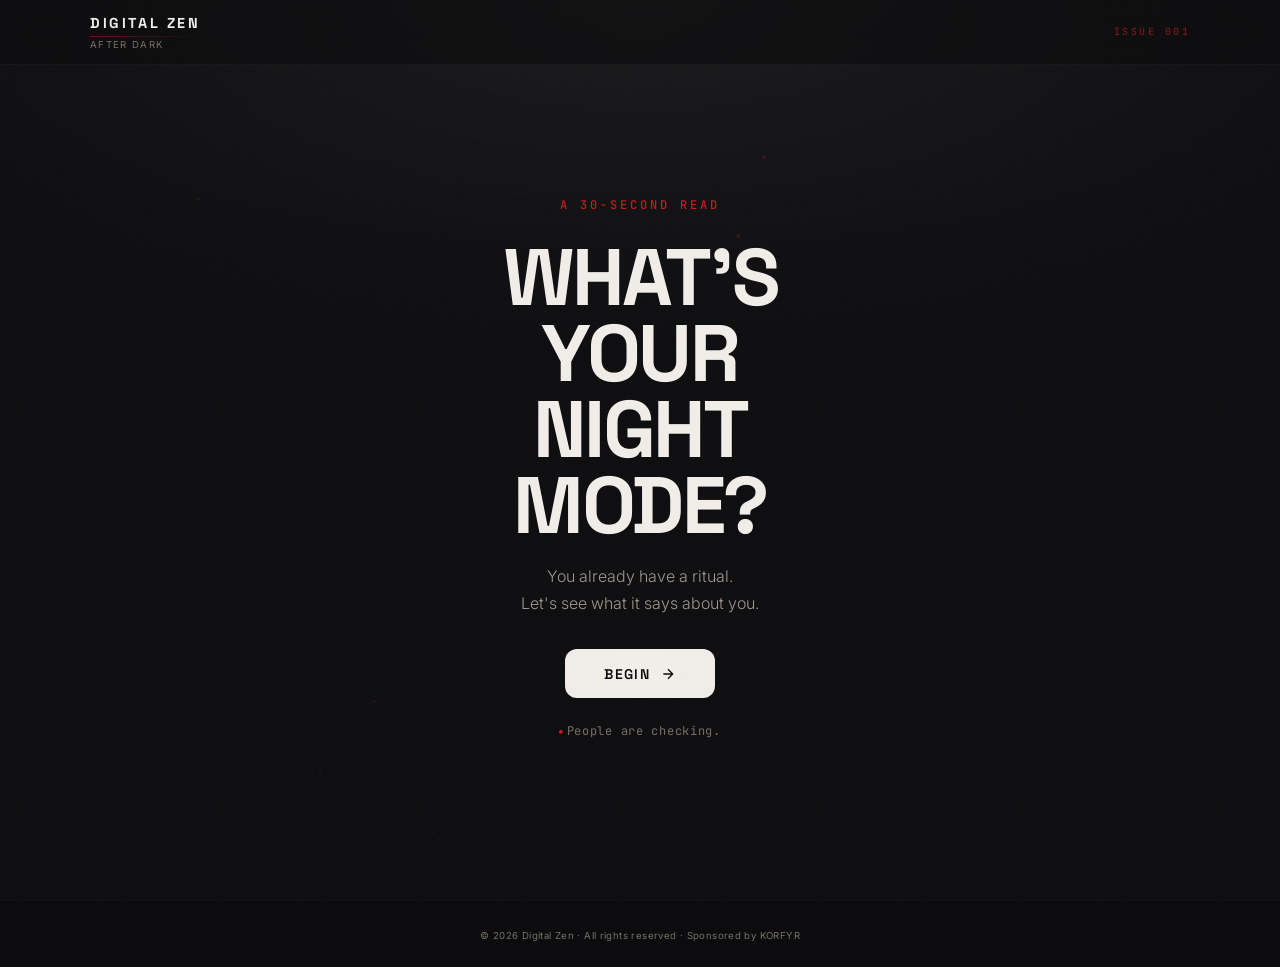
<file: index.html>
<!DOCTYPE html>
<html lang="en">
<head>
  <meta charset="UTF-8" />
  <meta name="viewport" content="width=device-width, initial-scale=1.0" />
  <title>Digital Zen — What's Your Night Mode?</title>
  <meta name="description" content="A 30-second read. You already have a ritual. Let's see what it says about you." />
  <meta name="robots" content="index, follow" />

  <meta property="og:title" content="What's Your Night Mode?" />
  <meta property="og:description" content="A 30-second read. You already have a ritual. Let's see what it says about you." />
  <meta property="og:url" content="https://digitalzen.cloud" />
  <meta property="og:type" content="website" />
  <meta property="og:image" content="https://digitalzen.cloud/og-image.png" />
  <meta property="og:image:width" content="1200" />
  <meta property="og:image:height" content="630" />
  <meta property="og:image:type" content="image/png" />
  <meta property="og:site_name" content="Digital Zen" />

  <meta name="twitter:card" content="summary_large_image" />
  <meta name="twitter:title" content="What's Your Night Mode?" />
  <meta name="twitter:description" content="A 30-second read." />
  <meta name="twitter:image" content="https://digitalzen.cloud/og-image.png" />

  <link rel="icon" type="image/svg+xml" href="favicon.svg" />

  <link rel="preconnect" href="https://fonts.googleapis.com" />
  <link rel="preconnect" href="https://fonts.gstatic.com" crossorigin />
  <link href="https://fonts.googleapis.com/css2?family=JetBrains+Mono:wght@400;500&family=Space+Grotesk:wght@400;500;600;700&family=Inter:wght@300;400;500;600&display=swap" rel="stylesheet" />

  <link rel="stylesheet" href="style.css?v=6" />
</head>
<body>

  <canvas id="ambientBg" class="ambient-canvas" aria-hidden="true"></canvas>
  <canvas id="particleBg" class="particle-canvas" aria-hidden="true"></canvas>

  <noscript>
    <div style="background:#0c0c0e;color:#f0ede8;min-height:100vh;display:flex;align-items:center;justify-content:center;flex-direction:column;font-family:sans-serif;text-align:center;padding:2rem;">
      <p style="font-size:0.6rem;letter-spacing:0.3em;text-transform:uppercase;color:rgba(196,30,30,0.7);margin-bottom:1.5rem;">A 30-Second Read</p>
      <h1 style="font-size:2.5rem;font-weight:700;line-height:1;margin-bottom:1rem;text-transform:uppercase;letter-spacing:-0.02em;">WHAT'S YOUR NIGHT MODE?</h1>
      <p style="color:#8a8680;font-size:0.9rem;">Please enable JavaScript to take the quiz.</p>
    </div>
  </noscript>

  <!-- Nav -->
  <nav class="nav" role="banner">
    <div class="nav__inner">
      <a class="nav__brand" id="navBrand" href="#" aria-label="Restart quiz">
        <span class="nav__logo">DIGITAL ZEN</span>
        <span class="nav__tagline">After Dark</span>
      </a>
      <span class="nav__issue">Issue 001</span>
    </div>
  </nav>

  <!-- Sticky result header (outside quiz to avoid transform containing block) -->
  <div class="result-sticky" id="resultSticky" aria-hidden="true">
    <span class="result-sticky__name" id="stickyName"></span>
    <button class="result-sticky__share" id="stickyShare" type="button" aria-label="Share">
      <svg width="14" height="14" viewBox="0 0 24 24" fill="none" stroke="currentColor" stroke-width="2"><path d="M4 12v8a2 2 0 002 2h12a2 2 0 002-2v-8"/><polyline points="16 6 12 2 8 6"/><line x1="12" y1="2" x2="12" y2="15"/></svg>
    </button>
  </div>

  <!-- Quiz Container -->
  <main class="quiz" id="quiz">

    <!-- Boot scan-line (fires on BEGIN / FIND OUT transition) -->
    <div class="scan-line" id="scanLine" aria-hidden="true"></div>

    <!-- KORFYR shutdown overlay (fades to black on outbound click) -->
    <div class="korfyr-shutdown" id="korfyrShutdown" aria-hidden="true"></div>

    <!-- Friend Splash -->
    <section class="screen screen--splash" data-screen="splash">
      <div class="screen__ambient screen__ambient--splash" aria-hidden="true"></div>
      <div class="splash__rings" aria-hidden="true">
        <div class="splash__ring splash__ring--1"></div>
        <div class="splash__ring splash__ring--2"></div>
        <div class="splash__ring splash__ring--3"></div>
      </div>
      <div class="screen__inner">
        <span class="screen__label">Your friend's result</span>
        <span class="splash__freq-tag" id="splashFreqTag"></span>
        <h2 class="splash__archetype" id="splashArchetype">The Architect</h2>
        <span class="splash__rarity" id="splashRarity"></span>
        <p class="splash__sub">What's <em>yours</em>?</p>
        <button class="btn btn--primary btn--pulse" id="splashBtn" type="button">
          <span>Find Out</span>
          <svg width="16" height="16" viewBox="0 0 24 24" fill="none" stroke="currentColor" stroke-width="2" aria-hidden="true"><path d="M5 12h14M12 5l7 7-7 7"/></svg>
        </button>
      </div>
    </section>

    <!-- Intro Screen -->
    <section class="screen screen--intro active" data-screen="intro">
      <div class="screen__ambient" aria-hidden="true"></div>
      <div class="screen__inner">
        <span class="screen__label">A 30-Second Read</span>
        <h1 class="screen__title">WHAT'S YOUR<br />NIGHT MODE?</h1>
        <p class="screen__subtitle">
          You already have a ritual.<br />
          Let's see what it says about you.
        </p>
        <button class="btn btn--primary btn--pulse" id="startBtn" type="button">
          <span>Begin</span>
          <svg width="16" height="16" viewBox="0 0 24 24" fill="none" stroke="currentColor" stroke-width="2" aria-hidden="true"><path d="M5 12h14M12 5l7 7-7 7"/></svg>
        </button>
        <span class="screen__proof">People are checking.</span>
      </div>
    </section>

    <!-- Q1 -->
    <section class="screen screen--q" data-screen="q1">
      <div class="screen__ambient screen__ambient--q1" aria-hidden="true"></div>
      <div class="screen__inner">
        <div class="progress" aria-label="Question 1 of 4">
          <div class="progress__bar"><div class="progress__fill" style="width: 25%"></div></div>
          <span class="progress__label">1 / 4</span>
        </div>
        <h2 class="question">When does your night start?</h2>
        <div class="options" data-question="hour">
          <button class="option" data-trait="precision" type="button">
            <span class="option__text">10 PM</span>
            <span class="option__sub">Early. Deliberate.</span>
          </button>
          <button class="option" data-trait="stillness" type="button">
            <span class="option__text">Midnight</span>
            <span class="option__sub">When the clock resets.</span>
          </button>
          <button class="option" data-trait="kinetic" type="button">
            <span class="option__text">2 AM</span>
            <span class="option__sub">When everyone else is done.</span>
          </button>
          <button class="option" data-trait="generative" type="button">
            <span class="option__text">When something shifts</span>
            <span class="option__sub">No schedule. Just instinct.</span>
          </button>
        </div>
      </div>
    </section>

    <!-- Q2 -->
    <section class="screen screen--q" data-screen="q2">
      <div class="screen__ambient screen__ambient--q2" aria-hidden="true"></div>
      <div class="screen__inner">
        <div class="progress" aria-label="Question 2 of 4">
          <button class="back-btn" type="button" aria-label="Go back">
            <svg width="14" height="14" viewBox="0 0 24 24" fill="none" stroke="currentColor" stroke-width="2"><path d="M19 12H5M12 19l-7-7 7-7"/></svg>
          </button>
          <div class="progress__bar"><div class="progress__fill" style="width: 50%"></div></div>
          <span class="progress__label">2 / 4</span>
        </div>
        <h2 class="question">Pick your setting.</h2>
        <div class="options" data-question="setting">
          <button class="option" data-trait="precision" type="button">
            <span class="option__text">Headphones. Door locked.</span>
            <span class="option__sub">Control the inputs.</span>
          </button>
          <button class="option" data-trait="stillness" type="button">
            <span class="option__text">Outside. Just the air.</span>
            <span class="option__sub">Nothing between you and it.</span>
          </button>
          <button class="option" data-trait="kinetic" type="button">
            <span class="option__text">Moving. Doesn't matter where.</span>
            <span class="option__sub">Stillness isn't the move.</span>
          </button>
          <button class="option" data-trait="generative" type="button">
            <span class="option__text">Counter. Hands busy.</span>
            <span class="option__sub">You think by making.</span>
          </button>
        </div>
      </div>
    </section>

    <!-- Q3 -->
    <section class="screen screen--q" data-screen="q3">
      <div class="screen__ambient screen__ambient--q3" aria-hidden="true"></div>
      <div class="screen__inner">
        <div class="progress" aria-label="Question 3 of 4">
          <button class="back-btn" type="button" aria-label="Go back">
            <svg width="14" height="14" viewBox="0 0 24 24" fill="none" stroke="currentColor" stroke-width="2"><path d="M19 12H5M12 19l-7-7 7-7"/></svg>
          </button>
          <div class="progress__bar"><div class="progress__fill" style="width: 75%"></div></div>
          <span class="progress__label">3 / 4</span>
        </div>
        <h2 class="question">What anchors your ritual?</h2>
        <div class="options" data-question="driver">
          <button class="option" data-trait="precision" type="button">
            <span class="option__text">The thing you chose before the night started.</span>
            <span class="option__sub">It wasn't random.</span>
          </button>
          <button class="option" data-trait="generative" type="button">
            <span class="option__text">Something in your hands.</span>
            <span class="option__sub">Physical. Grounding.</span>
          </button>
          <button class="option" data-trait="stillness" type="button">
            <span class="option__text">The first moment alone.</span>
            <span class="option__sub">That's when it starts.</span>
          </button>
          <button class="option" data-trait="kinetic" type="button">
            <span class="option__text">Nothing. Just the moment.</span>
            <span class="option__sub">You are the ritual.</span>
          </button>
        </div>
      </div>
    </section>

    <!-- Q4 -->
    <section class="screen screen--q" data-screen="q4">
      <div class="screen__ambient screen__ambient--q4" aria-hidden="true"></div>
      <div class="screen__inner">
        <div class="progress" aria-label="Question 4 of 4">
          <button class="back-btn" type="button" aria-label="Go back">
            <svg width="14" height="14" viewBox="0 0 24 24" fill="none" stroke="currentColor" stroke-width="2"><path d="M19 12H5M12 19l-7-7 7-7"/></svg>
          </button>
          <div class="progress__bar"><div class="progress__fill" style="width: 100%"></div></div>
          <span class="progress__label">4 / 4</span>
        </div>
        <h2 class="question">What stays with you?</h2>
        <div class="options" data-question="stays">
          <button class="option" data-trait="precision" type="button">
            <span class="option__text">The album you picked perfectly.</span>
            <span class="option__sub">Not a single skip.</span>
          </button>
          <button class="option" data-trait="stillness" type="button">
            <span class="option__text">The moment before you went back in.</span>
            <span class="option__sub">That was the whole point.</span>
          </button>
          <button class="option" data-trait="kinetic" type="button">
            <span class="option__text">The road. No destination.</span>
            <span class="option__sub">You still don't know where you went.</span>
          </button>
          <button class="option" data-trait="generative" type="button">
            <span class="option__text">The thing you made at 2 AM.</span>
            <span class="option__sub">Nobody asked for it.</span>
          </button>
        </div>
      </div>
    </section>

    <!-- Analyzing Interstitial -->
    <section class="screen screen--analyzing" data-screen="analyzing">
      <div class="screen__ambient" aria-hidden="true"></div>
      <div class="analyzing" id="analyzingRoot">
        <div class="az__phase az__phase--scan" id="azPhaseScan">
          <span class="az__pct" id="azPct">0</span>
          <div class="az__bar"><div class="az__bar-fill" id="azBarFill"></div></div>
          <span class="az__status" id="azStatus">Reading frequency</span>
        </div>
        <div class="az__phase az__phase--traits" id="azPhaseTraits">
          <div class="az__trait-grid" id="azTraitGrid"></div>
        </div>
        <div class="az__phase az__phase--lock" id="azPhaseLock">
          <span class="az__lock-label">Match found</span>
          <span class="az__lock-name" id="azLockName"></span>
        </div>
      </div>
    </section>

    <!-- Result Screen -->
    <section class="screen screen--result" data-screen="result">
      <div class="screen__ambient screen__ambient--result" aria-hidden="true"></div>
      <div class="result">
        <div class="result__reveal">
          <span class="result__label">Your Night Mode</span>
          <h2 class="result__archetype" id="resultArchetype"></h2>
          <div class="result__freq-tag" id="resultFreqTag"></div>
          <div class="result__freq">
            <span class="result__freq-label">Frequency</span>
            <div class="result__freq-bar"><div class="result__freq-fill" id="resultFreq"></div></div>
          </div>
        </div>

        <div class="result__share">
          <!-- Enhancement 1: Animated share preview mockup — plays briefly then fades -->
          <div class="share-preview" id="sharePreview" aria-hidden="true">
            <div class="share-preview__card">
              <div class="share-preview__img" id="sharePreviewImg"></div>
              <div class="share-preview__meta">
                <span class="share-preview__title" id="sharePreviewTitle"></span>
                <span class="share-preview__url">digitalzen.cloud</span>
              </div>
            </div>
          </div>

          <!-- Rarity above button — psychological primer: exclusivity primes the share impulse -->
          <span class="result__rarity" id="resultRarity"></span>
          <span class="result__rarity-basis" id="rarityBasis"></span>
          <p class="result__comparison" id="resultComparison"></p>

          <!-- Live share count — Enhancement 4, shown once > 500 shares -->
          <span class="result__share-count" id="shareCount"></span>
          <span class="result__share-social" id="shareSocialProof"></span>

          <!-- Primary share CTA -->
          <button class="btn btn--share" id="shareBtn" type="button">
            <svg width="16" height="16" viewBox="0 0 24 24" fill="none" stroke="currentColor" stroke-width="2" aria-hidden="true"><path d="M4 12v8a2 2 0 002 2h12a2 2 0 002-2v-8"/><polyline points="16 6 12 2 8 6"/><line x1="12" y1="2" x2="12" y2="15"/></svg>
            <span>Share Your Result</span>
          </button>

          <!-- Post-share feedback -->
          <span class="result__copied" id="copiedMsg">Copied. Send it.</span>
          <span class="result__nudge" id="shareNudge"></span>

          <!-- Platform shortcuts — one-tap to specific networks -->
          <div class="share__pills" id="sharePills">
            <a class="share__pill" id="shareX" href="#" target="_blank" rel="noopener noreferrer" aria-label="Share on X">
              <svg width="12" height="12" viewBox="0 0 24 24" fill="currentColor" aria-hidden="true"><path d="M18.244 2.25h3.308l-7.227 8.26 8.502 11.24H16.17l-4.714-6.231-5.401 6.231H2.744l7.73-8.835L1.254 2.25H8.08l4.253 5.622zm-1.161 17.52h1.833L7.084 4.126H5.117z"/></svg>
              <span>X</span>
            </a>
            <a class="share__pill" id="shareFb" href="#" target="_blank" rel="noopener noreferrer" aria-label="Share on Facebook">
              <svg width="12" height="12" viewBox="0 0 24 24" fill="currentColor" aria-hidden="true"><path d="M18 2h-3a5 5 0 00-5 5v3H7v4h3v8h4v-8h3l1-4h-4V7a1 1 0 011-1h3z"/></svg>
              <span>Facebook</span>
            </a>
            <a class="share__pill share__pill--threads" id="shareThreads" href="#" target="_blank" rel="noopener noreferrer" aria-label="Share on Threads">
              <svg width="12" height="12" viewBox="0 0 192 192" fill="currentColor" aria-hidden="true"><path d="M141.537 88.988a66 66 0 00-2.518-1.143c-1.482-27.307-16.403-42.94-41.457-43.1h-.34c-14.986 0-27.449 6.396-35.12 18.036l13.779 9.452c5.73-8.695 14.724-10.548 21.348-10.548h.23c8.249.053 14.474 2.452 18.502 7.13 2.932 3.405 4.893 8.11 5.864 14.05-7.314-1.243-15.224-1.626-23.68-1.14-23.82 1.371-39.134 15.264-38.105 34.568.522 9.792 5.4 18.216 13.735 23.719 7.047 4.652 16.124 6.927 25.557 6.412 12.458-.683 22.231-5.436 29.049-14.127 5.178-6.6 8.453-15.153 9.899-25.93 5.937 3.583 10.337 8.298 12.767 13.966 4.132 9.635 4.373 25.468-8.546 38.376-11.319 11.308-24.925 16.2-45.488 16.351-22.809-.169-40.06-7.484-51.275-21.742C35.236 139.966 29.808 120.682 29.605 96c.203-24.682 5.63-43.966 16.133-57.317C56.954 24.425 74.204 17.11 97.013 16.94c22.975.17 40.526 7.52 52.171 21.847 5.71 7.026 10.015 15.86 12.853 26.162l16.147-4.308c-3.44-12.68-8.853-23.606-16.219-32.668C147.036 9.607 125.202.195 97.07 0h-.113C68.882.195 47.292 9.642 32.788 28.08 19.882 44.485 13.224 67.315 13.01 96v.5c.214 28.685 6.872 51.515 19.778 67.92 14.504 18.438 36.094 27.884 64.172 28.08h.113c24.98-.172 42.61-6.698 57.053-21.166 18.963-18.929 18.392-42.749 12.147-57.214-4.484-10.454-13.033-18.945-24.736-24.132zm-43.612 40.83c-10.427.587-21.258-4.098-21.82-14.135-.427-8.01 5.702-16.957 24.236-18.01 2.121-.123 4.206-.184 6.261-.184 6.093 0 11.808.606 17.035 1.764-1.938 24.26-15.519 30-25.712 30.565z"/></svg>
              <span>Threads</span>
            </a>
            <a class="share__pill share__pill--reddit" id="shareReddit" href="#" target="_blank" rel="noopener noreferrer" aria-label="Share on Reddit">
              <svg width="12" height="12" viewBox="0 0 24 24" fill="currentColor" aria-hidden="true"><path d="M12 0A12 12 0 0 0 0 12a12 12 0 0 0 12 12 12 12 0 0 0 12-12A12 12 0 0 0 12 0zm5.01 4.744c.688 0 1.25.561 1.25 1.249a1.25 1.25 0 0 1-2.498.056l-2.597-.547-.8 3.747c1.824.07 3.48.632 4.674 1.488.308-.309.73-.491 1.207-.491.968 0 1.754.786 1.754 1.754 0 .716-.435 1.333-1.01 1.614a3.111 3.111 0 0 1 .042.52c0 2.694-3.13 4.87-7.004 4.87-3.874 0-7.004-2.176-7.004-4.87 0-.183.015-.366.043-.534A1.748 1.748 0 0 1 4.028 12c0-.968.786-1.754 1.754-1.754.463 0 .898.196 1.207.49 1.207-.883 2.878-1.43 4.744-1.487l.885-4.182a.342.342 0 0 1 .14-.197.35.35 0 0 1 .238-.042l2.906.617a1.214 1.214 0 0 1 1.108-.701zM9.25 12C8.561 12 8 12.562 8 13.25c0 .687.561 1.248 1.25 1.248.687 0 1.248-.561 1.248-1.249 0-.688-.561-1.249-1.249-1.249zm5.5 0c-.687 0-1.248.561-1.248 1.25 0 .687.561 1.248 1.249 1.248.688 0 1.249-.561 1.249-1.249 0-.687-.562-1.249-1.25-1.249zm-5.466 3.99a.327.327 0 0 0-.231.094.33.33 0 0 0 0 .463c.842.842 2.484.913 2.961.913.477 0 2.105-.056 2.961-.913a.361.361 0 0 0 .029-.463.33.33 0 0 0-.464 0c-.547.533-1.684.73-2.512.73-.828 0-1.979-.196-2.512-.73a.326.326 0 0 0-.232-.095z"/></svg>
              <span>Reddit</span>
            </a>
            <!-- Enhancement 7: WhatsApp — rendered by JS on mobile only -->
            <a class="share__pill share__pill--wa" id="shareWa" href="#" target="_blank" rel="noopener noreferrer" aria-label="Share on WhatsApp" style="display:none">
              <svg width="12" height="12" viewBox="0 0 24 24" fill="currentColor" aria-hidden="true"><path d="M17.472 14.382c-.297-.149-1.758-.867-2.03-.967-.273-.099-.471-.148-.67.15-.197.297-.767.966-.94 1.164-.173.199-.347.223-.644.075-.297-.15-1.255-.463-2.39-1.475-.883-.788-1.48-1.761-1.653-2.059-.173-.297-.018-.458.13-.606.134-.133.298-.347.446-.52.149-.174.198-.298.298-.497.099-.198.05-.371-.025-.52-.075-.149-.669-1.612-.916-2.207-.242-.579-.487-.5-.669-.51-.173-.008-.371-.01-.57-.01-.198 0-.52.074-.792.372-.272.297-1.04 1.016-1.04 2.479 0 1.462 1.065 2.875 1.213 3.074.149.198 2.096 3.2 5.077 4.487.709.306 1.262.489 1.694.625.712.227 1.36.195 1.871.118.571-.085 1.758-.719 2.006-1.413.248-.694.248-1.289.173-1.413-.074-.124-.272-.198-.57-.347m-5.421 7.403h-.004a9.87 9.87 0 01-5.031-1.378l-.361-.214-3.741.982.998-3.648-.235-.374a9.86 9.86 0 01-1.51-5.26c.001-5.45 4.436-9.884 9.888-9.884 2.64 0 5.122 1.03 6.988 2.898a9.825 9.825 0 012.893 6.994c-.003 5.45-4.437 9.884-9.885 9.884m8.413-18.297A11.815 11.815 0 0012.05 0C5.495 0 .16 5.335.157 11.892c0 2.096.547 4.142 1.588 5.945L.057 24l6.305-1.654a11.882 11.882 0 005.683 1.448h.005c6.554 0 11.89-5.335 11.893-11.893a11.821 11.821 0 00-3.48-8.413z"/></svg>
              <span>WhatsApp</span>
            </a>
            <!-- SMS/iMessage — rendered by JS on mobile only -->
            <a class="share__pill share__pill--sms" id="shareSms" href="#" aria-label="Share via text" style="display:none">
              <svg width="12" height="12" viewBox="0 0 24 24" fill="none" stroke="currentColor" stroke-width="2" aria-hidden="true"><path d="M21 15a2 2 0 01-2 2H7l-4 4V5a2 2 0 012-2h14a2 2 0 012 2z"/></svg>
              <span>Text</span>
            </a>
            <a class="share__pill share__pill--tg" id="shareTelegram" href="#" target="_blank" rel="noopener noreferrer" aria-label="Share on Telegram">
              <svg width="12" height="12" viewBox="0 0 24 24" fill="currentColor" aria-hidden="true"><path d="M11.944 0A12 12 0 0 0 0 12a12 12 0 0 0 12 12 12 12 0 0 0 12-12A12 12 0 0 0 12 0a12 12 0 0 0-.056 0zm4.962 7.224c.1-.002.321.023.465.14a.506.506 0 0 1 .171.325c.016.093.036.306.02.472-.18 1.898-.962 6.502-1.36 8.627-.168.9-.499 1.201-.82 1.23-.696.065-1.225-.46-1.9-.902-1.056-.693-1.653-1.124-2.678-1.8-1.185-.78-.417-1.21.258-1.91.177-.184 3.247-2.977 3.307-3.23.007-.032.014-.15-.056-.212s-.174-.041-.249-.024c-.106.024-1.793 1.14-5.061 3.345-.48.33-.913.49-1.302.48-.428-.008-1.252-.241-1.865-.44-.752-.245-1.349-.374-1.297-.789.027-.216.325-.437.893-.663 3.498-1.524 5.83-2.529 6.998-3.014 3.332-1.386 4.025-1.627 4.476-1.635z"/></svg>
              <span>Telegram</span>
            </a>
            <button class="share__pill share__pill--copy" id="shareCopyPill" type="button" aria-label="Copy link">
              <svg width="12" height="12" viewBox="0 0 24 24" fill="none" stroke="currentColor" stroke-width="2" aria-hidden="true"><path d="M10 13a5 5 0 007.54.54l3-3a5 5 0 00-7.07-7.07l-1.72 1.71"/><path d="M14 11a5 5 0 00-7.54-.54l-3 3a5 5 0 007.07 7.07l1.71-1.71"/></svg>
              <span>Copy Link</span>
            </button>
            <!-- Share card for Instagram Stories / screenshots — native share sheet on mobile, download on desktop -->
            <button class="share__pill share__pill--card" id="saveCardBtn" type="button" aria-label="Share or download your result card">
              <svg width="12" height="12" viewBox="0 0 24 24" fill="none" stroke="currentColor" stroke-width="2" aria-hidden="true"><path d="M4 12v8a2 2 0 002 2h12a2 2 0 002-2v-8"/><polyline points="16 6 12 2 8 6"/><line x1="12" y1="2" x2="12" y2="15"/></svg>
              <span>Share Card</span>
            </button>
          </div>

        </div>

        <div class="result__body" id="resultBody"></div>

        <div class="result__insight">
          <p id="resultInsight"></p>
        </div>

        <!-- KORFYR Curiosity Block -->
        <div class="korfyr">
          <div class="korfyr__divider" aria-hidden="true"></div>
          <p class="korfyr__bridge" id="korfyrBridge"></p>
          <p class="korfyr__wordmark">KORFYR</p>
          <p class="korfyr__intrigue">We made something for people on your frequency. It's not what you'd expect.</p>
          <a href="https://www.korfyr.com?utm_source=digitalzen&utm_medium=quiz&utm_campaign=nightmode" class="btn btn--korfyr">
            <span>See What We Built</span>
            <svg width="16" height="16" viewBox="0 0 24 24" fill="none" stroke="currentColor" stroke-width="2" aria-hidden="true"><path d="M5 12h14M12 5l7 7-7 7"/></svg>
          </a>
        </div>

        <p class="capture__primer">Brought to you by someone who gets it.</p>

        <!-- Email Capture (below KORFYR — captures engaged users after primary conversion) -->
        <div class="capture">
          <div class="capture__divider" aria-hidden="true"></div>
          <p class="capture__text">Want to know when something drops for your frequency?</p>
          <span class="capture__note">No spam. Just signal.</span>
          <form class="capture__form" id="captureForm">
            <div class="capture__input-wrap">
              <input
                type="email"
                class="capture__input"
                id="captureEmail"
                placeholder="Your email"
                required
                autocomplete="email"
                aria-label="Email address"
              />
              <button type="submit" class="btn btn--capture">I'm in</button>
            </div>
            <label class="capture__consent">
              <input type="checkbox" id="captureConsent" class="capture__checkbox" />
              <span class="capture__consent-text">I agree to receive emails from <strong>KORFYR</strong>, the sponsor of this experience. You can unsubscribe anytime.</span>
            </label>
            <p class="capture__why" id="captureWhy"></p>
            <span class="capture__error" id="captureError"></span>
          </form>
          <div class="capture__success" id="captureSuccess">
            <span class="capture__check">&#10003;</span>
            <span>You're in. Stay tuned.</span>
          </div>
        </div>

        <p class="retake-link" id="retakeLink" style="display:none"><a href="#">Take it again &rarr;</a></p>
      </div>
    </section>

  </main>

  <footer class="footer">
    <div class="footer__inner">
      <span class="footer__copy">&copy; 2026 Digital Zen &middot; All rights reserved &middot; Sponsored by KORFYR</span>
    </div>
  </footer>

  <script src="script.js?v=6"></script>
</body>
</html>
</file>
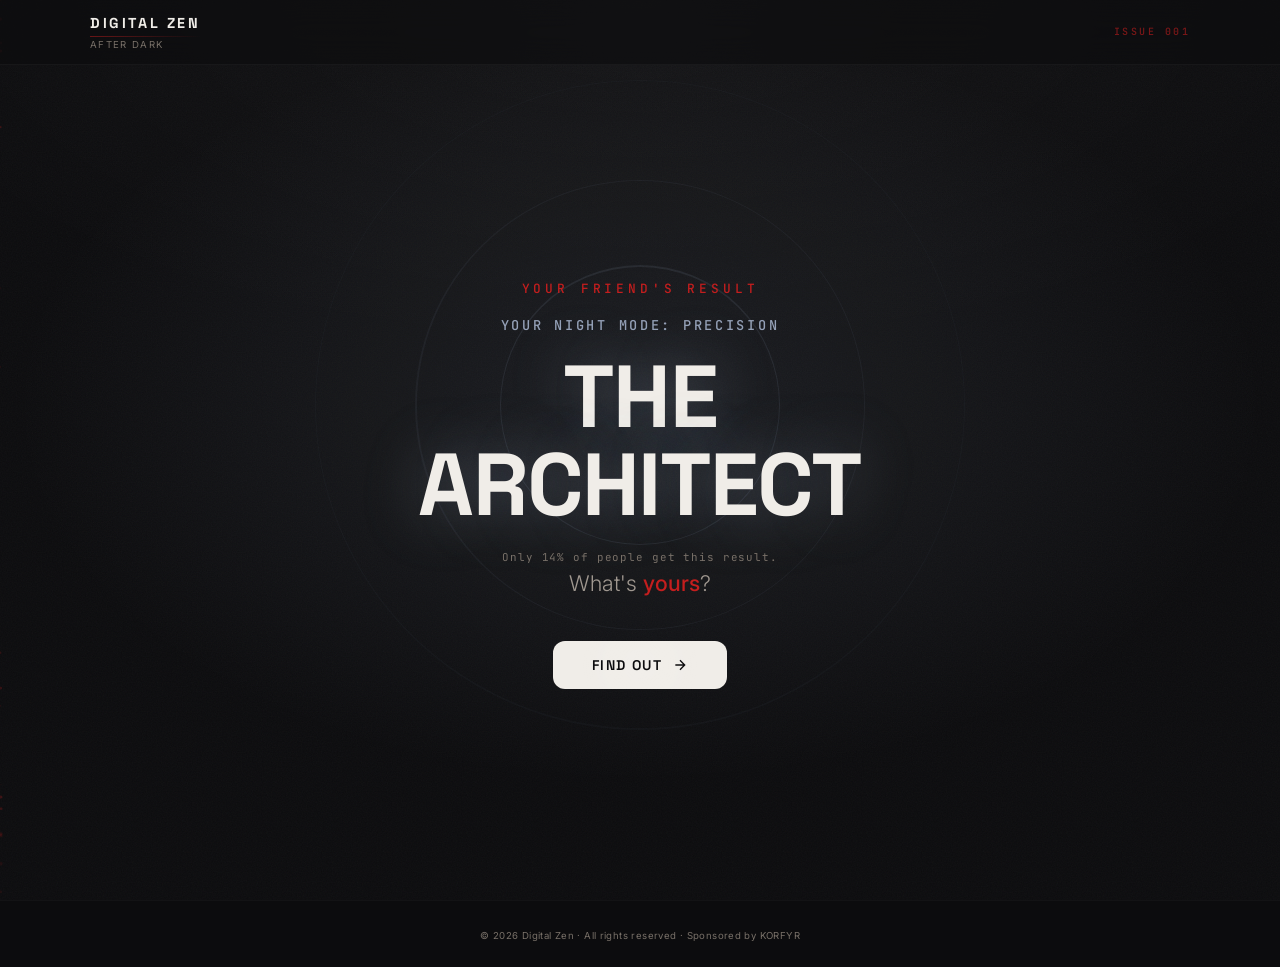
<file: r/architect.html>
<!DOCTYPE html>
<html lang="en">
<head>
  <meta charset="UTF-8" />
  <meta name="viewport" content="width=device-width, initial-scale=1.0" />
  <title>I'm The Architect. What's your night mode?</title>

  <meta property="og:title" content="I'm The Architect. What's your night mode?" />
  <meta property="og:description" content="You set the conditions before the night starts. Take the quiz to find yours." />
  <meta property="og:url" content="https://digitalzen.cloud/r/architect" />
  <meta property="og:type" content="website" />
  <meta property="og:image" content="https://digitalzen.cloud/og/architect.png" />
  <meta property="og:image:width" content="1200" />
  <meta property="og:image:height" content="630" />
  <meta property="og:image:type" content="image/png" />
  <meta property="og:site_name" content="Digital Zen" />

  <meta name="twitter:card" content="summary_large_image" />
  <meta name="twitter:title" content="I'm The Architect. What's your night mode?" />
  <meta name="twitter:description" content="You set the conditions before the night starts. Take the quiz to find yours." />
  <meta name="twitter:image" content="https://digitalzen.cloud/og/architect.png" />

</head>
<body>
  <script>window.location.replace('/?r=architect');</script>
</body>
</html>
</file>
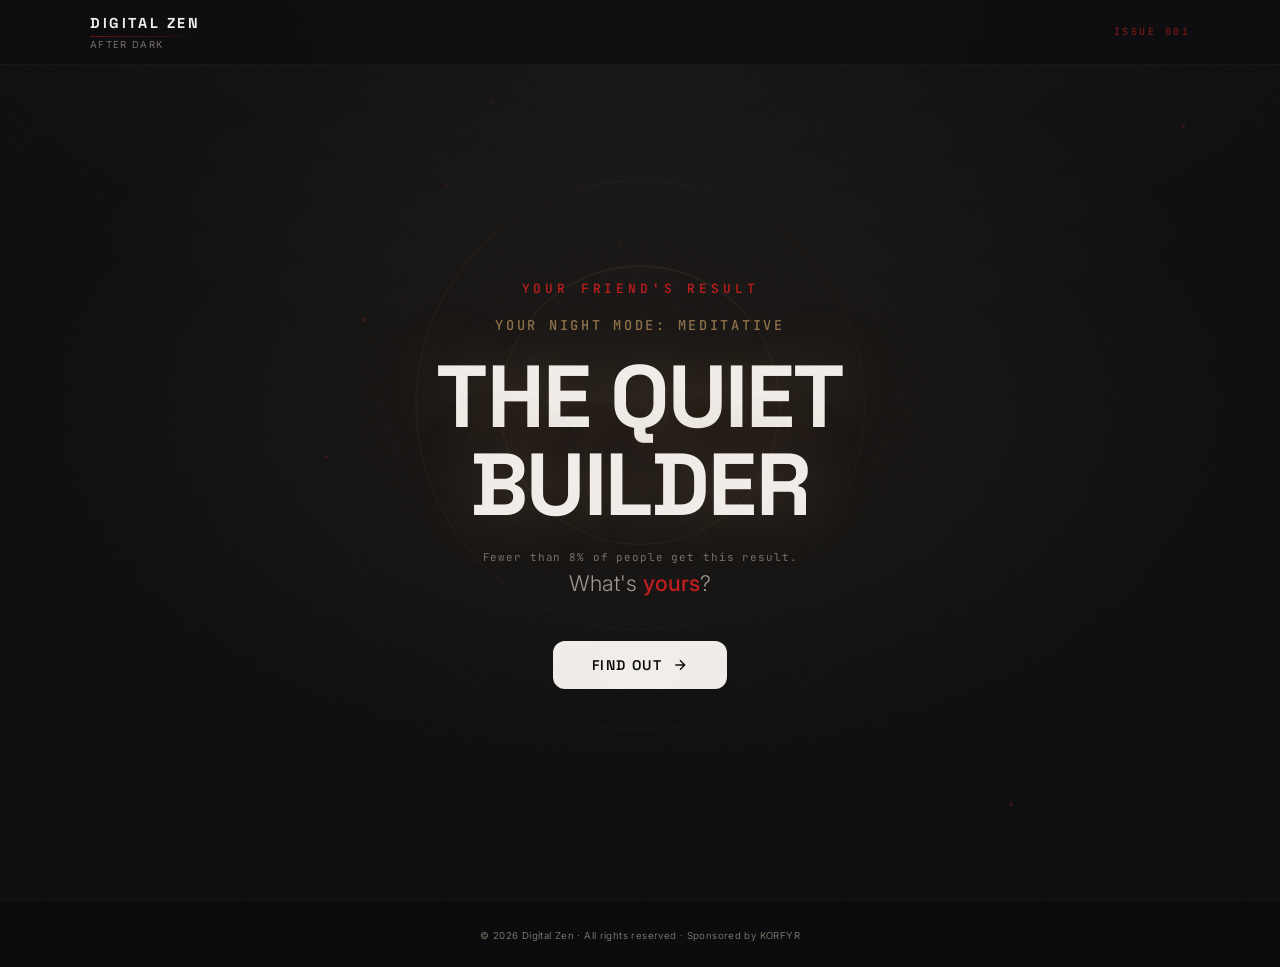
<file: r/builder.html>
<!DOCTYPE html>
<html lang="en">
<head>
  <meta charset="UTF-8" />
  <meta name="viewport" content="width=device-width, initial-scale=1.0" />
  <title>I'm The Quiet Builder. What's your night mode?</title>

  <meta property="og:title" content="I'm The Quiet Builder. What's your night mode?" />
  <meta property="og:description" content="No audience. No deadline. No problem. Take the quiz to find yours." />
  <meta property="og:url" content="https://digitalzen.cloud/r/builder" />
  <meta property="og:type" content="website" />
  <meta property="og:image" content="https://digitalzen.cloud/og/builder.png" />
  <meta property="og:image:width" content="1200" />
  <meta property="og:image:height" content="630" />
  <meta property="og:image:type" content="image/png" />
  <meta property="og:site_name" content="Digital Zen" />

  <meta name="twitter:card" content="summary_large_image" />
  <meta name="twitter:title" content="I'm The Quiet Builder. What's your night mode?" />
  <meta name="twitter:description" content="No audience. No deadline. No problem. Take the quiz to find yours." />
  <meta name="twitter:image" content="https://digitalzen.cloud/og/builder.png" />

</head>
<body>
  <script>window.location.replace('/?r=builder');</script>
</body>
</html>
</file>
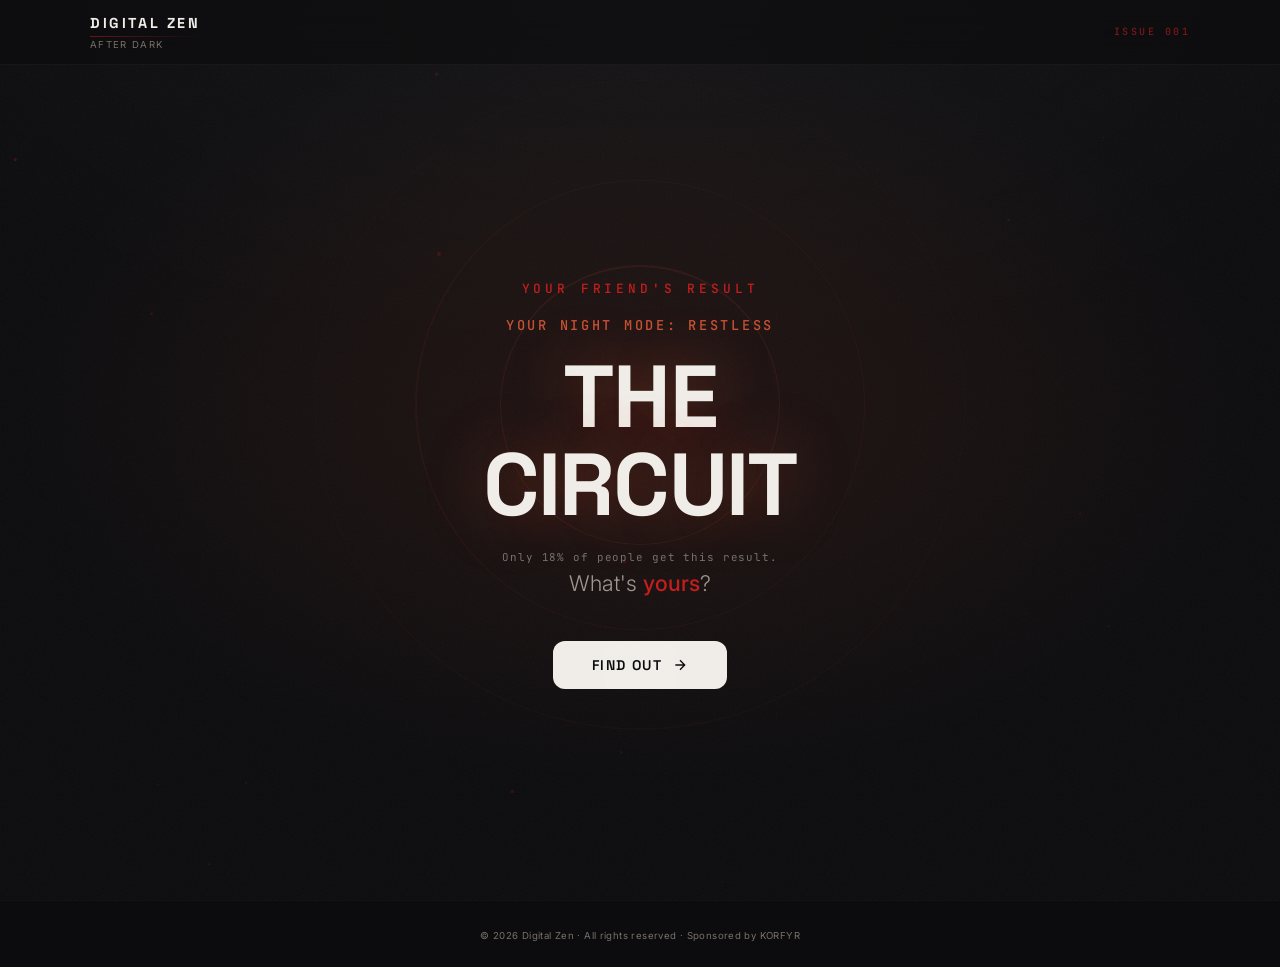
<file: r/circuit.html>
<!DOCTYPE html>
<html lang="en">
<head>
  <meta charset="UTF-8" />
  <meta name="viewport" content="width=device-width, initial-scale=1.0" />
  <title>I'm The Circuit. What's your night mode?</title>

  <meta property="og:title" content="I'm The Circuit. What's your night mode?" />
  <meta property="og:description" content="The energy doesn't leave when the day ends — it redirects. Take the quiz to find yours." />
  <meta property="og:url" content="https://digitalzen.cloud/r/circuit" />
  <meta property="og:type" content="website" />
  <meta property="og:image" content="https://digitalzen.cloud/og/circuit.png" />
  <meta property="og:image:width" content="1200" />
  <meta property="og:image:height" content="630" />
  <meta property="og:image:type" content="image/png" />
  <meta property="og:site_name" content="Digital Zen" />

  <meta name="twitter:card" content="summary_large_image" />
  <meta name="twitter:title" content="I'm The Circuit. What's your night mode?" />
  <meta name="twitter:description" content="The energy doesn't leave when the day ends — it redirects. Take the quiz to find yours." />
  <meta name="twitter:image" content="https://digitalzen.cloud/og/circuit.png" />

</head>
<body>
  <script>window.location.replace('/?r=circuit');</script>
</body>
</html>
</file>
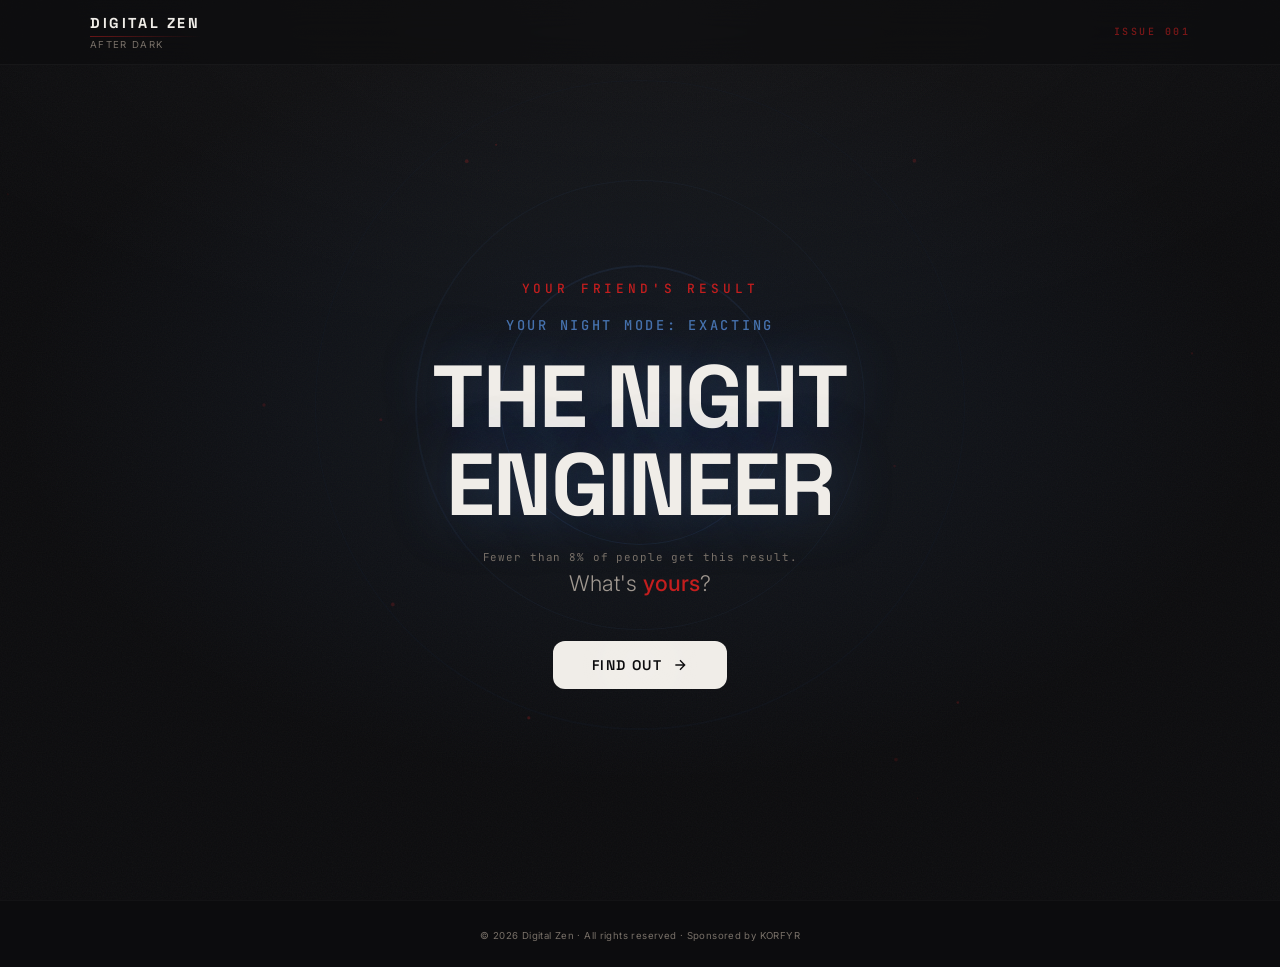
<file: r/engineer.html>
<!DOCTYPE html>
<html lang="en">
<head>
  <meta charset="UTF-8" />
  <meta name="viewport" content="width=device-width, initial-scale=1.0" />
  <title>I'm The Night Engineer. What's your night mode?</title>

  <meta property="og:title" content="I'm The Night Engineer. What's your night mode?" />
  <meta property="og:description" content="You build things at hours that don't exist. Take the quiz to find yours." />
  <meta property="og:url" content="https://digitalzen.cloud/r/engineer" />
  <meta property="og:type" content="website" />
  <meta property="og:image" content="https://digitalzen.cloud/og/engineer.png" />
  <meta property="og:image:width" content="1200" />
  <meta property="og:image:height" content="630" />
  <meta property="og:image:type" content="image/png" />
  <meta property="og:site_name" content="Digital Zen" />

  <meta name="twitter:card" content="summary_large_image" />
  <meta name="twitter:title" content="I'm The Night Engineer. What's your night mode?" />
  <meta name="twitter:description" content="You build things at hours that don't exist. Take the quiz to find yours." />
  <meta name="twitter:image" content="https://digitalzen.cloud/og/engineer.png" />

</head>
<body>
  <script>window.location.replace('/?r=engineer');</script>
</body>
</html>
</file>
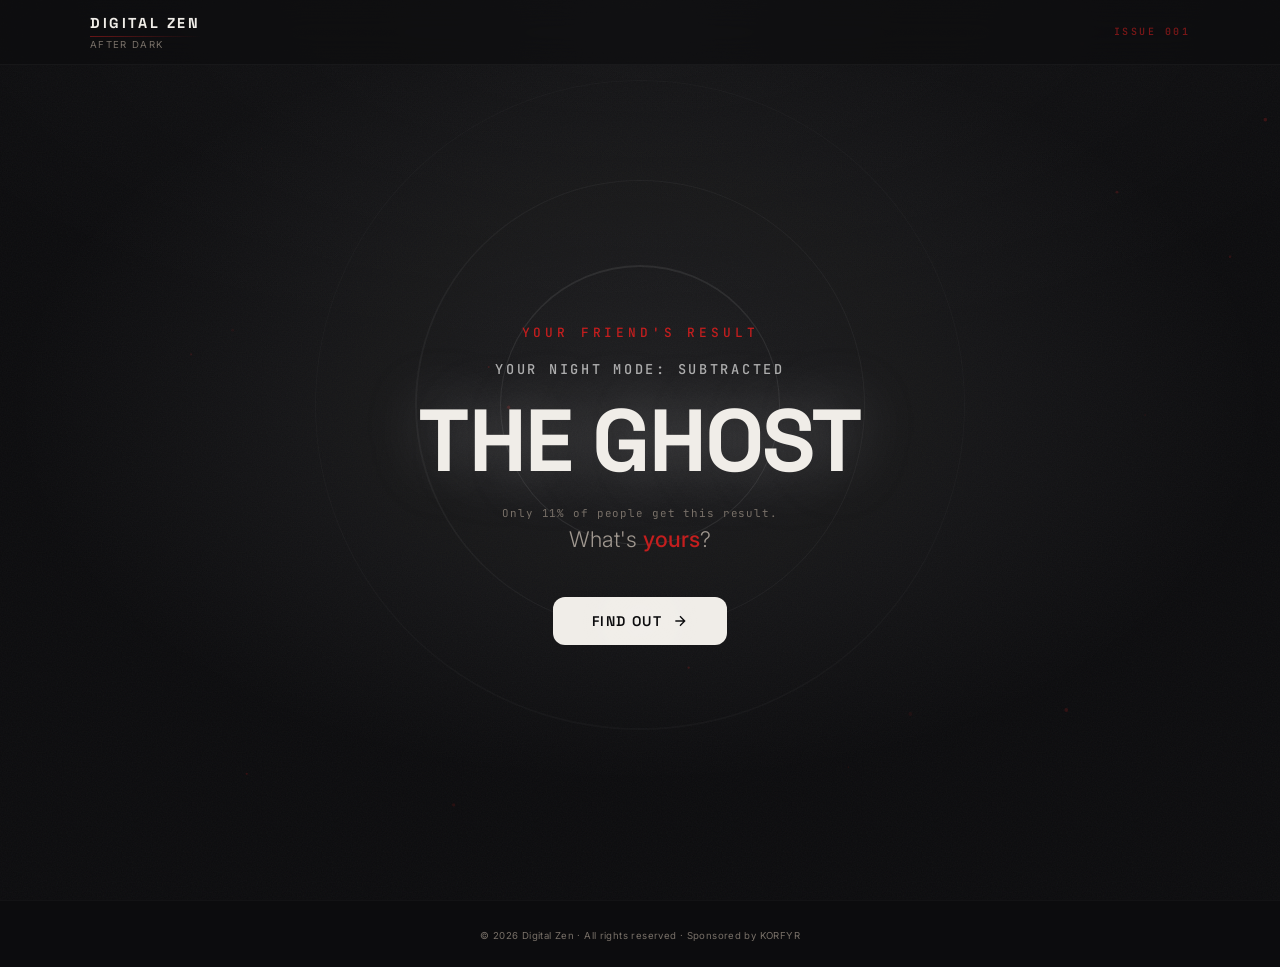
<file: r/ghost.html>
<!DOCTYPE html>
<html lang="en">
<head>
  <meta charset="UTF-8" />
  <meta name="viewport" content="width=device-width, initial-scale=1.0" />
  <title>I'm The Ghost. What's your night mode?</title>

  <meta property="og:title" content="I'm The Ghost. What's your night mode?" />
  <meta property="og:description" content="You strip everything away until it shows up on its own. Take the quiz to find yours." />
  <meta property="og:url" content="https://digitalzen.cloud/r/ghost" />
  <meta property="og:type" content="website" />
  <meta property="og:image" content="https://digitalzen.cloud/og/ghost.png" />
  <meta property="og:image:width" content="1200" />
  <meta property="og:image:height" content="630" />
  <meta property="og:image:type" content="image/png" />
  <meta property="og:site_name" content="Digital Zen" />

  <meta name="twitter:card" content="summary_large_image" />
  <meta name="twitter:title" content="I'm The Ghost. What's your night mode?" />
  <meta name="twitter:description" content="You strip everything away until it shows up on its own. Take the quiz to find yours." />
  <meta name="twitter:image" content="https://digitalzen.cloud/og/ghost.png" />

</head>
<body>
  <script>window.location.replace('/?r=ghost');</script>
</body>
</html>
</file>
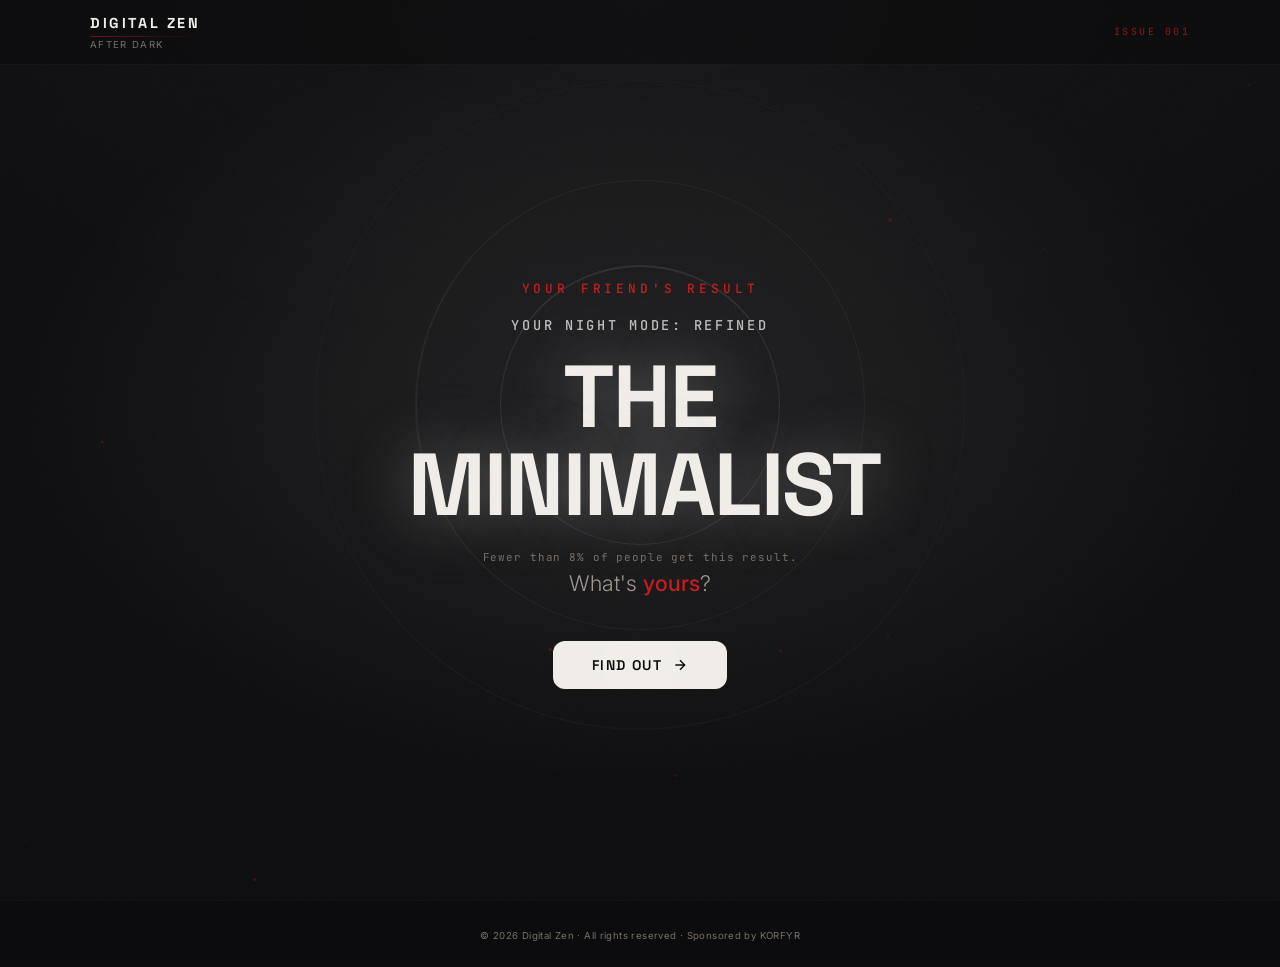
<file: r/minimalist.html>
<!DOCTYPE html>
<html lang="en">
<head>
  <meta charset="UTF-8" />
  <meta name="viewport" content="width=device-width, initial-scale=1.0" />
  <title>I'm The Minimalist. What's your night mode?</title>

  <meta property="og:title" content="I'm The Minimalist. What's your night mode?" />
  <meta property="og:description" content="You've eliminated everything that doesn't earn its place. Take the quiz to find yours." />
  <meta property="og:url" content="https://digitalzen.cloud/r/minimalist" />
  <meta property="og:type" content="website" />
  <meta property="og:image" content="https://digitalzen.cloud/og/minimalist.png" />
  <meta property="og:image:width" content="1200" />
  <meta property="og:image:height" content="630" />
  <meta property="og:image:type" content="image/png" />
  <meta property="og:site_name" content="Digital Zen" />

  <meta name="twitter:card" content="summary_large_image" />
  <meta name="twitter:title" content="I'm The Minimalist. What's your night mode?" />
  <meta name="twitter:description" content="You've eliminated everything that doesn't earn its place. Take the quiz to find yours." />
  <meta name="twitter:image" content="https://digitalzen.cloud/og/minimalist.png" />

</head>
<body>
  <script>window.location.replace('/?r=minimalist');</script>
</body>
</html>
</file>
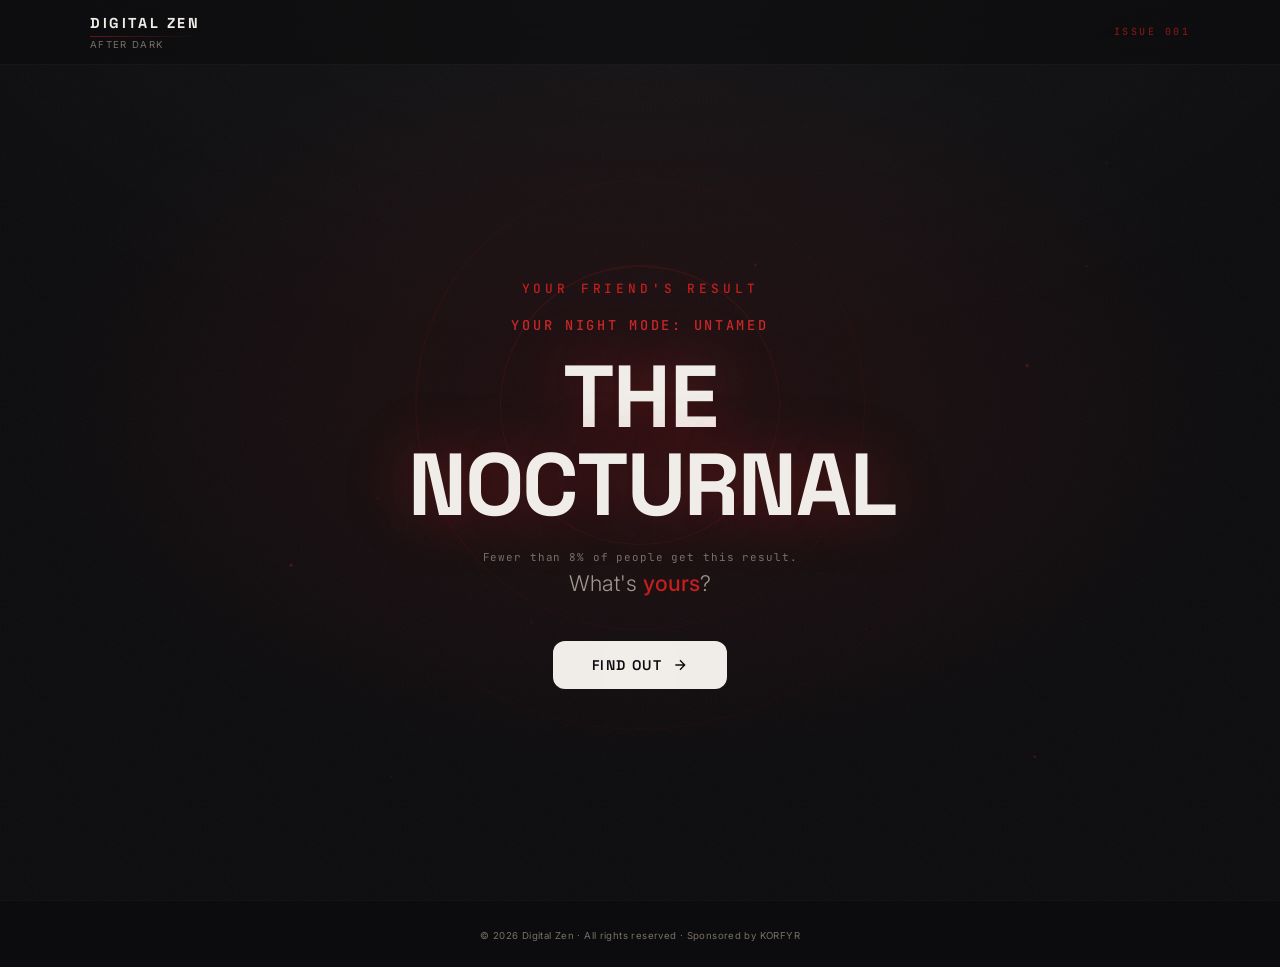
<file: r/nocturnal.html>
<!DOCTYPE html>
<html lang="en">
<head>
  <meta charset="UTF-8" />
  <meta name="viewport" content="width=device-width, initial-scale=1.0" />
  <title>I'm The Nocturnal. What's your night mode?</title>

  <meta property="og:title" content="I'm The Nocturnal. What's your night mode?" />
  <meta property="og:description" content="Sleep is a suggestion. Making things is the priority. Take the quiz to find yours." />
  <meta property="og:url" content="https://digitalzen.cloud/r/nocturnal" />
  <meta property="og:type" content="website" />
  <meta property="og:image" content="https://digitalzen.cloud/og/nocturnal.png" />
  <meta property="og:image:width" content="1200" />
  <meta property="og:image:height" content="630" />
  <meta property="og:image:type" content="image/png" />
  <meta property="og:site_name" content="Digital Zen" />

  <meta name="twitter:card" content="summary_large_image" />
  <meta name="twitter:title" content="I'm The Nocturnal. What's your night mode?" />
  <meta name="twitter:description" content="Sleep is a suggestion. Making things is the priority. Take the quiz to find yours." />
  <meta name="twitter:image" content="https://digitalzen.cloud/og/nocturnal.png" />

</head>
<body>
  <script>window.location.replace('/?r=nocturnal');</script>
</body>
</html>
</file>
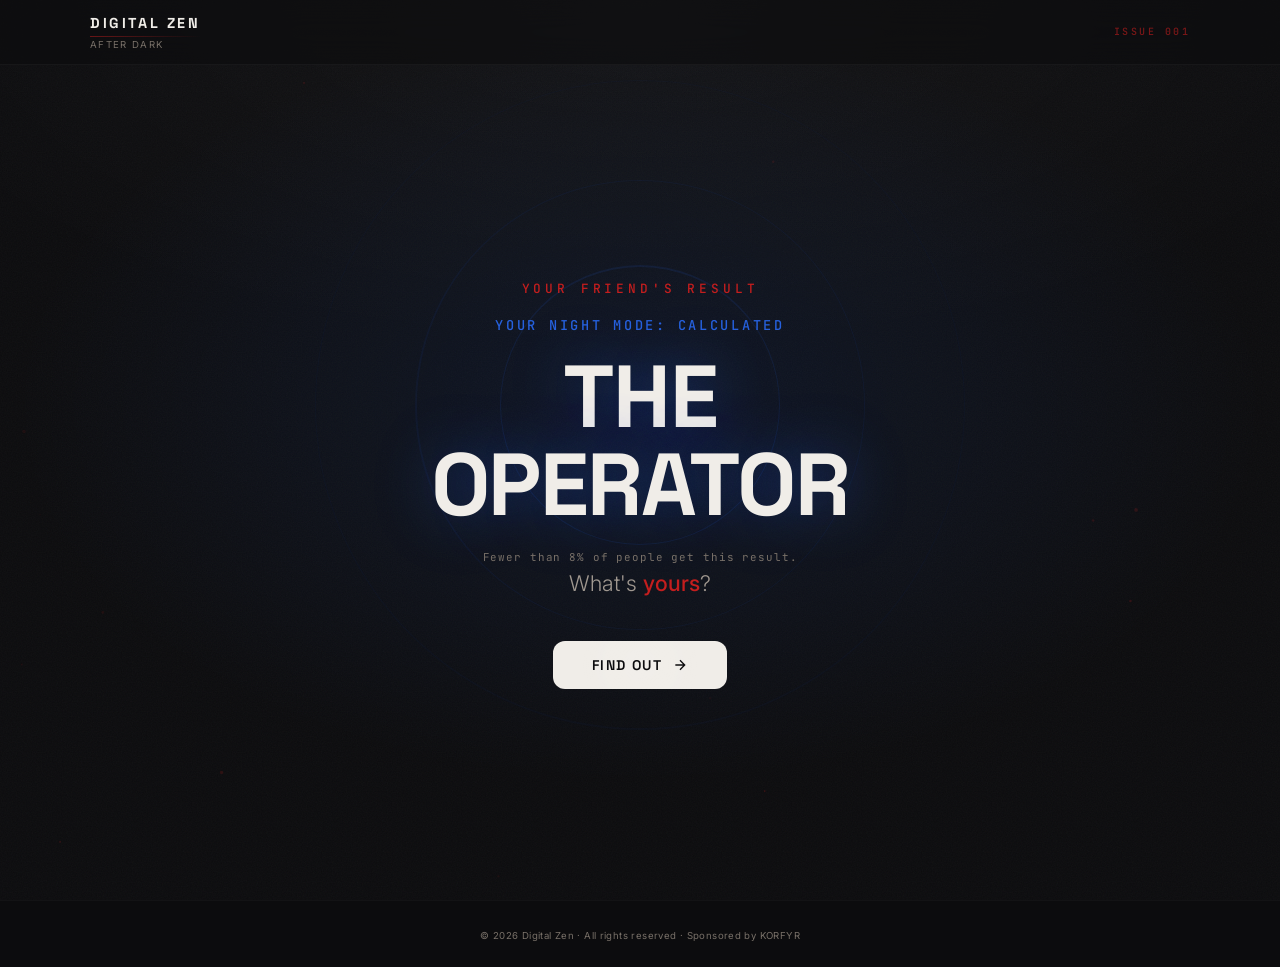
<file: r/operator.html>
<!DOCTYPE html>
<html lang="en">
<head>
  <meta charset="UTF-8" />
  <meta name="viewport" content="width=device-width, initial-scale=1.0" />
  <title>I'm The Operator. What's your night mode?</title>

  <meta property="og:title" content="I'm The Operator. What's your night mode?" />
  <meta property="og:description" content="Controlled chaos. Nothing random about it. Take the quiz to find yours." />
  <meta property="og:url" content="https://digitalzen.cloud/r/operator" />
  <meta property="og:type" content="website" />
  <meta property="og:image" content="https://digitalzen.cloud/og/operator.png" />
  <meta property="og:image:width" content="1200" />
  <meta property="og:image:height" content="630" />
  <meta property="og:image:type" content="image/png" />
  <meta property="og:site_name" content="Digital Zen" />

  <meta name="twitter:card" content="summary_large_image" />
  <meta name="twitter:title" content="I'm The Operator. What's your night mode?" />
  <meta name="twitter:description" content="Controlled chaos. Nothing random about it. Take the quiz to find yours." />
  <meta name="twitter:image" content="https://digitalzen.cloud/og/operator.png" />

</head>
<body>
  <script>window.location.replace('/?r=operator');</script>
</body>
</html>
</file>
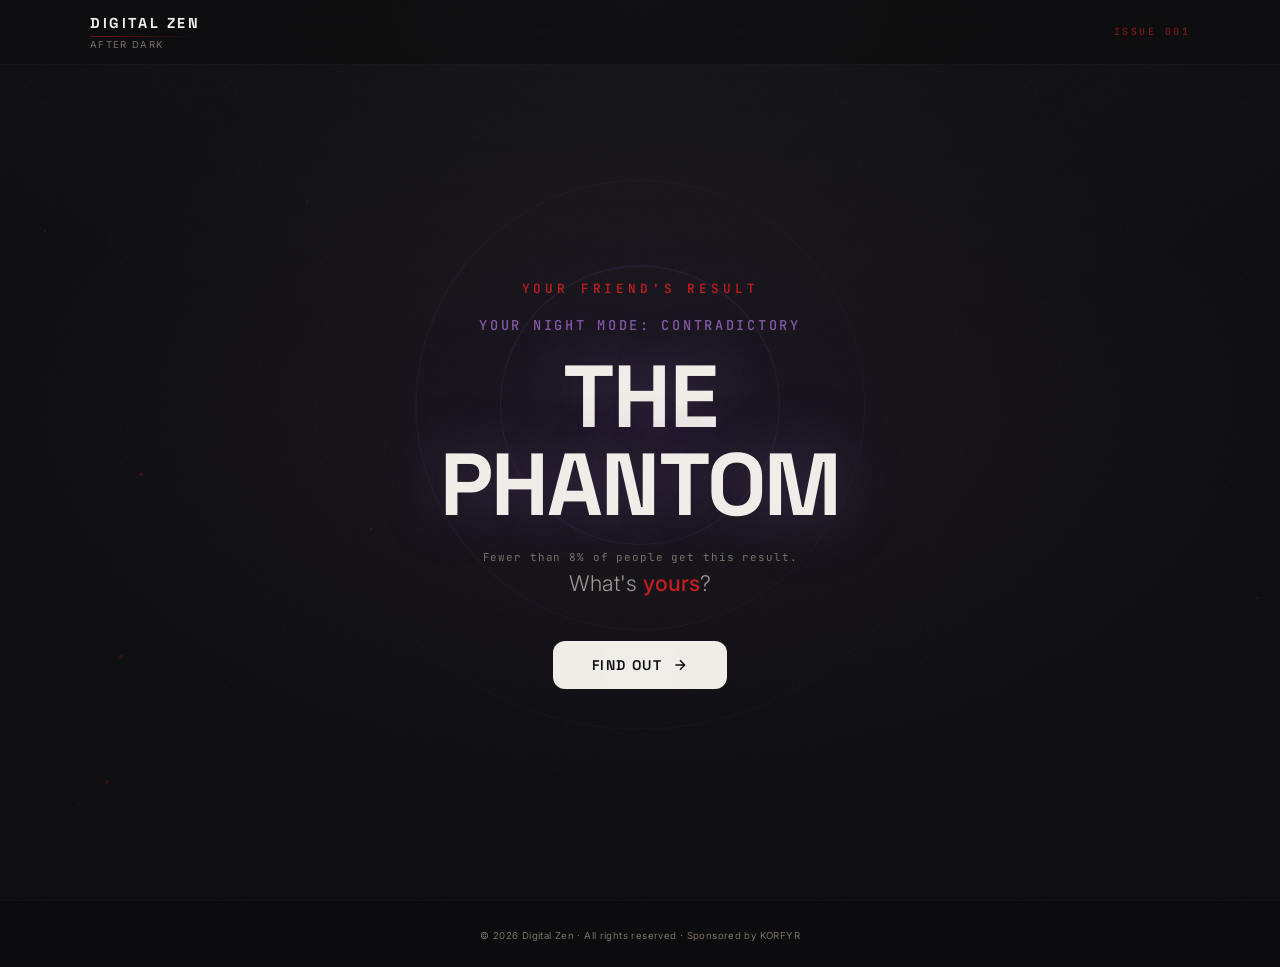
<file: r/phantom.html>
<!DOCTYPE html>
<html lang="en">
<head>
  <meta charset="UTF-8" />
  <meta name="viewport" content="width=device-width, initial-scale=1.0" />
  <title>I'm The Phantom. What's your night mode?</title>

  <meta property="og:title" content="I'm The Phantom. What's your night mode?" />
  <meta property="og:description" content="Moving through silence. Both at the same time. Take the quiz to find yours." />
  <meta property="og:url" content="https://digitalzen.cloud/r/phantom" />
  <meta property="og:type" content="website" />
  <meta property="og:image" content="https://digitalzen.cloud/og/phantom.png" />
  <meta property="og:image:width" content="1200" />
  <meta property="og:image:height" content="630" />
  <meta property="og:image:type" content="image/png" />
  <meta property="og:site_name" content="Digital Zen" />

  <meta name="twitter:card" content="summary_large_image" />
  <meta name="twitter:title" content="I'm The Phantom. What's your night mode?" />
  <meta name="twitter:description" content="Moving through silence. Both at the same time. Take the quiz to find yours." />
  <meta name="twitter:image" content="https://digitalzen.cloud/og/phantom.png" />

</head>
<body>
  <script>window.location.replace('/?r=phantom');</script>
</body>
</html>
</file>
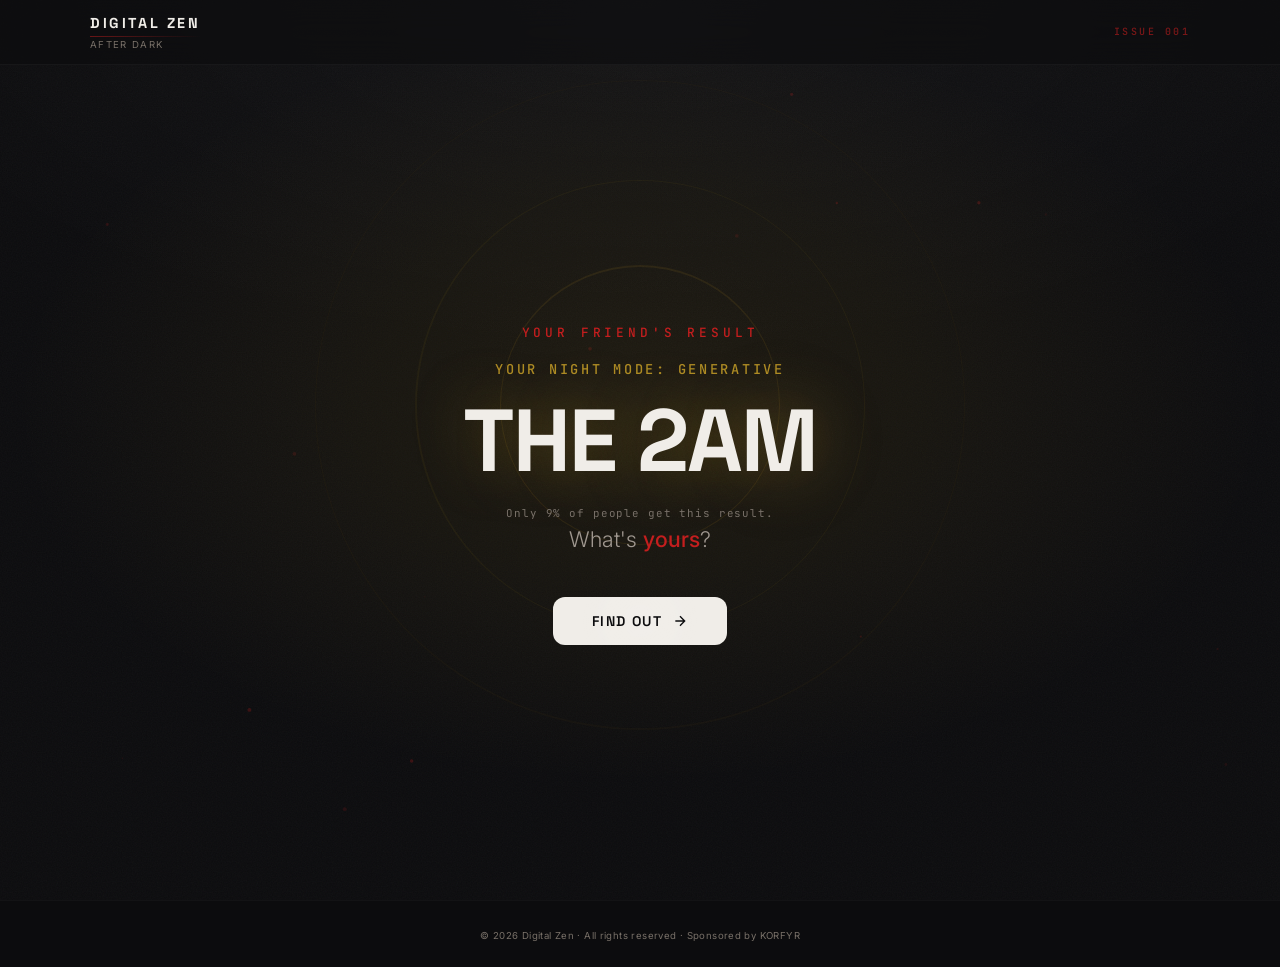
<file: r/twam.html>
<!DOCTYPE html>
<html lang="en">
<head>
  <meta charset="UTF-8" />
  <meta name="viewport" content="width=device-width, initial-scale=1.0" />
  <title>I'm The 2AM. What's your night mode?</title>

  <meta property="og:title" content="I'm The 2AM. What's your night mode?" />
  <meta property="og:description" content="Your best work happens when nobody's watching. Take the quiz to find yours." />
  <meta property="og:url" content="https://digitalzen.cloud/r/twam" />
  <meta property="og:type" content="website" />
  <meta property="og:image" content="https://digitalzen.cloud/og/twam.png" />
  <meta property="og:image:width" content="1200" />
  <meta property="og:image:height" content="630" />
  <meta property="og:image:type" content="image/png" />
  <meta property="og:site_name" content="Digital Zen" />

  <meta name="twitter:card" content="summary_large_image" />
  <meta name="twitter:title" content="I'm The 2AM. What's your night mode?" />
  <meta name="twitter:description" content="Your best work happens when nobody's watching. Take the quiz to find yours." />
  <meta name="twitter:image" content="https://digitalzen.cloud/og/twam.png" />

</head>
<body>
  <script>window.location.replace('/?r=twam');</script>
</body>
</html>
</file>
<file: style.css>
/* ============================================
   Digital Zen — What's Your Night Mode?
   Tech-forward / device UI aesthetic
   ============================================ */

:root {
  --bg: #0c0c0e;
  --bg-card: #141416;
  --bg-elevated: #1a1a1e;

  --text: #f0ede8;
  --text-secondary: #a09890;   /* was #8a8680 — raised to 5.2:1 contrast */
  --text-muted: #787068;       /* was #4a4640 — raised to 4.5:1 contrast */

  --red: #c41e1e;
  --red-warm: #e85d3a;
  --red-glow: rgba(196, 30, 30, 0.15);
  --blue: #2a6fff;
  --blue-glow: rgba(42, 111, 255, 0.1);

  --border: rgba(255, 255, 255, 0.08);
  --border-hover: rgba(255, 255, 255, 0.16);
  --border-active: rgba(196, 30, 30, 0.4);

  --font-display: 'Space Grotesk', sans-serif;
  --font-body: 'Inter', -apple-system, sans-serif;
  --font-mono: 'JetBrains Mono', 'SF Mono', 'Fira Code', monospace;

  --ease: cubic-bezier(0.16, 1, 0.3, 1);
  --radius: 12px;
}

/* ---- Reset ---- */
*, *::before, *::after { margin: 0; padding: 0; box-sizing: border-box; }
html {
  -webkit-font-smoothing: antialiased;
  background-color: var(--bg);
}
body {
  font-family: var(--font-body);
  background-color: transparent;
  color: var(--text);
  line-height: 1.6;
  overflow-x: hidden;
  overscroll-behavior: none;
  background-image:
    url("data:image/svg+xml,%3Csvg xmlns='http://www.w3.org/2000/svg' width='200' height='200'%3E%3Cfilter id='n'%3E%3CfeTurbulence type='fractalNoise' baseFrequency='0.8' numOctaves='4' stitchTiles='stitch'/%3E%3C/filter%3E%3Crect width='100%25' height='100%25' filter='url(%23n)' opacity='0.04'/%3E%3C/svg%3E"),
    radial-gradient(ellipse 80% 50% at 50% 0%,
      rgba(255, 255, 255, 0.04) 0%,
      rgba(255, 255, 255, 0.025) 20%,
      rgba(255, 255, 255, 0.015) 40%,
      rgba(255, 255, 255, 0.006) 60%,
      transparent 80%);
  background-attachment: fixed;
  font-style: normal;
}
a { color: inherit; text-decoration: none; }
button { cursor: pointer; border: none; background: none; font-family: inherit; color: inherit; }
input { font-family: inherit; }

/* Kill all italics globally except result insight quote */
em, i, cite { font-style: normal; }
.result__insight p { font-style: italic; }

/* ---- Nav ---- */
.nav {
  position: fixed;
  top: 0; left: 0; right: 0;
  z-index: 100;
  padding: 0.75rem 1.5rem;
  background: rgba(12, 12, 14, 0.6);
  backdrop-filter: blur(20px);
  -webkit-backdrop-filter: blur(20px);
  border-bottom: 1px solid rgba(255, 255, 255, 0.04);
}
.nav__inner {
  max-width: 1100px; margin: 0 auto;
  display: flex; align-items: center; justify-content: space-between;
}
.nav__brand {
  display: flex; flex-direction: column; gap: 2px;
  text-decoration: none; cursor: pointer;
  transition: opacity 0.3s var(--ease);
}
.nav__brand:hover { opacity: 0.8; }
.nav__brand:hover .nav__logo { animation: logoGlitch 0.4s ease-out; }
.nav__logo {
  font-family: var(--font-display);
  font-size: 0.9rem; font-weight: 700;
  letter-spacing: 0.18em; color: var(--text);
  position: relative;
  animation: logoPulse 4s ease-in-out infinite;
}
.nav__logo::after {
  content: '';
  position: absolute;
  bottom: -2px; left: 0;
  width: 100%; height: 1.5px;
  background: linear-gradient(90deg, var(--red), transparent);
  opacity: 0.5;
  animation: logoScan 3s ease-in-out infinite;
}
.nav__tagline {
  font-size: 0.6rem; font-weight: 400;
  letter-spacing: 0.14em; text-transform: uppercase;
  color: var(--text-muted);
}
@keyframes logoPulse {
  0%, 100% { text-shadow: 0 0 0 transparent; }
  50% { text-shadow: 0 0 8px rgba(196, 30, 30, 0.15); }
}
@keyframes logoScan {
  0%, 100% { transform: scaleX(0); transform-origin: left; }
  40% { transform: scaleX(1); transform-origin: left; }
  60% { transform: scaleX(1); transform-origin: right; }
  100% { transform: scaleX(0); transform-origin: right; }
}
@keyframes logoGlitch {
  0% { transform: translate(0); }
  20% { transform: translate(-1px, 1px); }
  40% { transform: translate(1px, -1px); }
  60% { transform: translate(-1px, 0); }
  80% { transform: translate(1px, 0); }
  100% { transform: translate(0); }
}
.nav__issue {
  font-family: var(--font-mono);
  font-size: 0.625rem; font-weight: 500;
  letter-spacing: 0.25em; text-transform: uppercase;
  color: var(--red); opacity: 0.6;
}

/* ============================================
   Screens — centered in viewport
   ============================================ */
.quiz {
  position: relative; z-index: 2;
  --vignette: 0;
}
/* Progressive vignette — edges darken as quiz deepens */
.quiz::after {
  content: '';
  position: fixed;
  inset: 0;
  pointer-events: none;
  z-index: 0;
  background: radial-gradient(ellipse 75% 75% at 50% 50%,
    transparent 40%,
    rgba(0, 0, 0, var(--vignette)) 100%);
  transition: background 1.5s ease;
}

.screen {
  min-height: 100vh; min-height: 100dvh;
  display: none;
  flex-direction: column;
  align-items: center; justify-content: center;
  position: relative; overflow: hidden;
  padding: 3.5rem 1.25rem 1.5rem; /* top accounts for fixed nav */
}
.screen.active { display: flex; }

.screen--result {
  justify-content: flex-start;
  padding-top: 5.5rem;
}
.screen--splash {
  padding-top: 5.5rem;
}
@media (max-width: 768px) {
  .screen--result,
  .screen--splash {
    padding-top: 85px !important; /* 65px nav + 20px breathing room */
  }
}

.screen__inner {
  position: relative; z-index: 2;
  width: 100%; max-width: 480px;
  padding: 0 0.5rem;
  text-align: center;
}

/* Ambient per screen — clean single gradient from top */
.screen__ambient {
  position: absolute; inset: 0;
  pointer-events: none;
  background: radial-gradient(ellipse 80% 40% at 50% 0%,
    rgba(255, 255, 255, 0.025) 0%,
    rgba(255, 255, 255, 0.015) 25%,
    rgba(255, 255, 255, 0.006) 50%,
    transparent 75%);
}

/* ---- Screen transitions (fast, linear) ---- */
.screen {
  opacity: 0;
}
.screen.active {
  opacity: 1;
}
.screen.fade-out {
  opacity: 0;
  transform: translateY(-8px);
  transition: opacity 150ms linear, transform 150ms linear;
}
.screen.fade-in {
  opacity: 0;
  transform: translateY(8px);
}
.screen.fade-in.active {
  opacity: 1;
  transform: translateY(0);
  transition: opacity 150ms linear, transform 150ms linear;
}

/* ---- Intro / Splash — boot sequence ---- */
.screen__label {
  display: inline-block;
  font-family: var(--font-mono);
  font-size: 0.75rem; font-weight: 500;
  letter-spacing: 0.25em; text-transform: uppercase;
  color: var(--red);
  margin-bottom: 1.5rem;
  opacity: 0; animation: clipReveal 0.3s linear 0.2s forwards;
}
.screen__title {
  font-family: var(--font-display);
  font-size: clamp(2.8rem, 9vw, 5rem);
  font-weight: 700; line-height: 0.95;
  letter-spacing: -0.03em;
  text-transform: uppercase;
  margin-bottom: 1.25rem;
  opacity: 0; animation: clipReveal 0.4s linear 0.4s forwards;
}
.screen__subtitle {
  font-size: clamp(0.88rem, 2.2vw, 1rem);
  font-weight: 300;
  line-height: 1.7; color: var(--text-secondary);
  margin-bottom: 2rem;
  opacity: 0; animation: clipReveal 0.3s linear 0.65s forwards;
}
.screen__proof {
  display: block;
  font-family: var(--font-mono);
  font-size: 0.75rem; font-weight: 400;
  letter-spacing: 0.06em;
  color: var(--text-muted);
  margin-top: 1.5rem;
  opacity: 0; animation: clipReveal 0.3s linear 1.2s forwards;
}

/* Splash — themed to friend's archetype */
.screen--splash {
  --splash-color: 196, 30, 30;
}
.screen--splash .screen__label {
  font-size: 0.8rem;
  letter-spacing: 0.3em;
  margin-bottom: 1rem;
}
.screen__ambient--splash {
  background: radial-gradient(ellipse 70% 60% at 50% 45%,
    rgba(var(--splash-color), 0.1) 0%,
    transparent 70%);
  animation: splashAmbPulse 3s ease-in-out infinite;
}
@keyframes splashAmbPulse {
  0%, 100% { opacity: 0.5; transform: scale(0.95); }
  50%       { opacity: 1;   transform: scale(1.05); }
}

/* Concentric rings — centered on content area */
.splash__rings {
  position: absolute;
  top: 45%; left: 50%;
  transform: translate(-50%, -50%);
  width: 0; height: 0;
  z-index: 1;
}
.splash__ring {
  position: absolute;
  border-radius: 50%;
  border: 1px solid rgba(var(--splash-color), 0.1);
  top: 50%; left: 50%;
  transform: translate(-50%, -50%);
}
.splash__ring--1 {
  width: 280px; height: 280px;
  animation: splashRing 6s linear infinite;
}
.splash__ring--2 {
  width: 450px; height: 450px;
  border-color: rgba(var(--splash-color), 0.06);
  animation: splashRing 8s linear infinite reverse;
}
.splash__ring--3 {
  width: 650px; height: 650px;
  border-color: rgba(var(--splash-color), 0.03);
  animation: splashRing 12s linear infinite;
}
@keyframes splashRing {
  from { transform: translate(-50%, -50%) rotate(0deg); }
  to   { transform: translate(-50%, -50%) rotate(360deg); }
}
.splash__ring--1 { border-top-width: 2px; }
.splash__ring--2 { border-left-width: 2px; }
.splash__ring--3 { border-bottom-width: 2px; }

.splash__freq-tag {
  display: block;
  font-family: var(--font-mono);
  font-size: 0.85rem; font-weight: 500;
  letter-spacing: 0.2em; text-transform: uppercase;
  color: rgba(var(--splash-color), 0.85);
  margin-bottom: 1rem;
  opacity: 0;
  animation: clipReveal 0.3s linear 0.3s forwards;
}

.splash__archetype {
  font-family: var(--font-display);
  font-size: clamp(3rem, 10vw, 5.5rem);
  font-weight: 700; line-height: 1;
  text-transform: uppercase;
  letter-spacing: -0.02em;
  margin-bottom: 1.25rem;
  text-shadow: 0 0 60px rgba(var(--splash-color), 0.35),
               0 0 120px rgba(var(--splash-color), 0.12);
  animation: splashNameReveal 0.6s var(--ease) 0.2s both;
}
@keyframes splashNameReveal {
  from { opacity: 0; transform: scale(0.9) translateY(10px); }
  to   { opacity: 1; transform: scale(1) translateY(0); }
}

.splash__sub {
  font-size: clamp(1.1rem, 2.5vw, 1.35rem); font-weight: 300;
  color: var(--text-secondary);
  margin-bottom: 2.5rem;
}
.splash__sub em { color: var(--red); font-style: normal; font-weight: 500; }

/* ---- Buttons — sharp, device-like ---- */
.btn--primary {
  display: inline-flex;
  align-items: center; gap: 0.6rem;
  padding: 0.9rem 2.4rem;
  background: var(--text);
  color: var(--bg);
  border-radius: var(--radius);
  font-family: var(--font-display);
  font-size: 0.875rem; font-weight: 600;
  letter-spacing: 0.1em; text-transform: uppercase;
  transition: all 150ms linear;
  border: 1px solid transparent;
  opacity: 0; animation: clipReveal 0.3s linear 0.9s forwards;
}
.btn--primary svg { stroke: var(--bg); }
.btn--primary:hover {
  background: #fff;
  box-shadow: 0 0 20px rgba(240, 237, 232, 0.1);
}

.btn--pulse {
  animation: clipReveal 0.3s linear 0.9s forwards;
}

/* ---- Progress ---- */
.progress {
  display: flex; align-items: center; gap: 0.75rem;
  justify-content: center;
  margin-bottom: 1.75rem;
}
.progress__bar {
  width: 100px; height: 3px;
  background: rgba(255, 255, 255, 0.06);
  border-radius: var(--radius); overflow: hidden;
}
.progress__fill {
  position: relative;
  height: 100%;
  background: var(--red);
  box-shadow: 0 0 8px rgba(196, 30, 30, 0.5);
  border-radius: var(--radius);
  transition: width 0.4s cubic-bezier(0.4, 0, 0.2, 1);
}
/* Pulse when a new question appears */
.screen.active .progress__fill {
  animation: barPulse 0.8s ease-out;
}
@keyframes barPulse {
  0%  { box-shadow: 0 0 18px rgba(196, 30, 30, 0.9), 0 0 40px rgba(196, 30, 30, 0.3); }
  100%{ box-shadow: 0 0 8px rgba(196, 30, 30, 0.5); }
}
.progress__label {
  font-family: var(--font-mono);
  font-size: 0.75rem; letter-spacing: 0.15em;
  color: var(--text-muted);
}

/* ---- Question ---- */
.question {
  font-family: var(--font-display);
  font-size: clamp(1.6rem, 5.5vw, 2.4rem);
  font-weight: 700; line-height: 1.15;
  margin-bottom: 1.5rem;
}

/* ---- Options ---- */
.options {
  display: flex; flex-direction: column;
  gap: 0.6rem;
}
.option {
  display: flex; flex-direction: column; gap: 0.15rem;
  padding: 0.8rem 1.15rem;
  border: 1px solid var(--border);
  border-radius: var(--radius);
  background: var(--bg-card);
  text-align: left;
  transition: all 100ms linear;
  box-shadow: inset 3px 0 0 transparent;
  min-height: 56px;
  position: relative;
  overflow: clip; /* clip visually without restricting touch hit-testing (overflow:hidden blocks taps on iOS WebKit) */
}
.option::after {
  content: '';
  position: absolute;
  top: 0; left: -100%; right: 100%; bottom: 0;
  background: linear-gradient(90deg, transparent, rgba(196, 30, 30, 0.12), transparent);
  transition: none;
  pointer-events: none;
}
@media (hover: hover) {
  .option:hover {
    background: var(--bg-elevated);
    box-shadow: inset 3px 0 0 var(--red);
  }
}
/* Prevent stuck hover on touch devices (first option red border bias) */
@media (hover: none) {
  .option:hover {
    background: var(--bg-card);
    box-shadow: inset 3px 0 0 transparent;
  }
}
.option:active { transform: scale(0.98); }
.option.selected {
  border-color: var(--border-active);
  box-shadow: inset 3px 0 0 var(--red);
  background: rgba(196, 30, 30, 0.08);
  transform: scale(0.98);
  transition: all 100ms linear;
}
.option.selected::after {
  animation: scanFlash 0.3s linear forwards;
}
.option__text {
  font-family: var(--font-display);
  font-size: 1rem; font-weight: 500; line-height: 1.3;
}
.option__sub {
  font-size: 0.75rem; color: var(--text-muted);
  font-weight: 300; letter-spacing: 0.02em;
  line-height: 1.4;
}

/* ============================================
   Result Screen — staggered reveal
   ============================================ */
.result {
  position: relative; z-index: 2;
  width: 100%; max-width: 500px;
  margin: 0 auto;
  padding: 80px 0.5rem 0;
}

/* ─── Sticky archetype header ─── */
.result-sticky {
  position: fixed;
  top: 0;
  left: 0;
  right: 0;
  z-index: 200;
  display: flex;
  align-items: center;
  justify-content: space-between;
  height: 34px;
  padding: 0 1rem;
  background: rgba(12, 12, 14, 0.88);
  backdrop-filter: blur(8px);
  -webkit-backdrop-filter: blur(8px);
  border-bottom: 1px solid rgba(240, 237, 232, 0.06);
  opacity: 0;
  transform: translateY(-100%);
  transition: opacity 250ms ease, transform 250ms ease;
  pointer-events: none;
}
.result-sticky.visible {
  opacity: 1;
  transform: translateY(0);
  pointer-events: auto;
}
.result-sticky__name {
  font-family: var(--font-display);
  font-size: 0.82rem;
  font-weight: 600;
  letter-spacing: 0.1em;
  text-transform: uppercase;
  color: var(--text);
  cursor: pointer;
}
.result-sticky__share {
  background: none;
  border: none;
  color: var(--text-secondary);
  cursor: pointer;
  padding: 4px;
  transition: color 150ms;
}
.result-sticky__share:hover {
  color: var(--text);
}

.result__reveal { text-align: center; margin-bottom: 1.5rem; }

.result__label {
  display: inline-block;
  font-family: var(--font-mono);
  font-size: 0.875rem; font-weight: 500;
  letter-spacing: 0.3em; text-transform: uppercase;
  color: var(--red);
  margin-bottom: 1.25rem;
  opacity: 0;
}
.screen--result.active .result__label {
  animation: clipReveal 0.2s linear 0.2s forwards;
}

.result__archetype {
  font-family: var(--font-display);
  font-size: clamp(2.2rem, 7.5vw, 3.5rem);
  font-weight: 700; line-height: 1;
  text-transform: uppercase;
  letter-spacing: -0.02em;
  margin-bottom: 0.75rem;
  opacity: 0;
}
.screen--result.active .result__archetype {
  animation: flickerIn 0.6s linear 0.4s forwards;
}

.result__freq-tag {
  font-family: var(--font-mono);
  font-size: 0.82rem; font-weight: 500;
  letter-spacing: 0.12em; text-transform: uppercase;
  color: var(--text-secondary);
  margin-bottom: 1.25rem;
  opacity: 0;
}
.screen--result.active .result__freq-tag {
  animation: clipReveal 0.2s linear 0.8s forwards;
}

/* Frequency bar */
.result__freq {
  display: flex; align-items: center; justify-content: center;
  gap: 0.75rem;
  opacity: 0;
}
.screen--result.active .result__freq {
  animation: clipReveal 0.2s linear 0.8s forwards;
}
.result__freq-label {
  font-family: var(--font-mono);
  font-size: 0.72rem; letter-spacing: 0.15em;
  text-transform: uppercase; color: var(--text-muted);
}
.result__freq-bar {
  width: 100px; height: 3px;
  background: rgba(255, 255, 255, 0.06);
  border-radius: var(--radius); overflow: hidden;
}
.result__freq-fill {
  height: 100%; width: 0%;
  background: var(--red);
  box-shadow: 0 0 8px rgba(196, 30, 30, 0.4);
  border-radius: var(--radius);
}
.screen--result.active .result__freq-fill {
  animation: barFill 0.6s linear 1s forwards;
}

/* Body — left-aligned, staggered paragraphs */
.result__body {
  text-align: left;
  padding: 1.25rem 0;
}
.result__body p {
  font-size: 1rem; font-weight: 300;
  line-height: 1.8; color: var(--text-secondary);
  max-width: 420px;
  margin-left: auto; margin-right: auto;
  opacity: 0;
}
.result__body p + p { margin-top: 0.75rem; }
/* Stagger set via JS inline style --delay */
.screen--result.active .result__body p {
  animation: clipReveal 0.2s linear var(--delay, 1.2s) forwards;
}

/* Insight */
.result__insight {
  text-align: center;
  padding: 0.75rem 0 1.25rem;
  opacity: 0;
}
.screen--result.active .result__insight {
  animation: clipReveal 0.2s linear var(--delay-insight, 1.8s) forwards;
}
.result__insight p {
  font-family: var(--font-display);
  font-size: 1rem; font-weight: 500;
  line-height: 1.8; color: var(--text-muted);
  max-width: 360px; margin: 0 auto;
}

/* ─── Share section ─── */
.result__share {
  text-align: center;
  margin-bottom: 1.5rem;
  opacity: 0;
}
.screen--result.active .result__share {
  animation: shareEnter 0.35s cubic-bezier(0.16, 1, 0.3, 1) var(--delay-share, 2s) both;
}
@keyframes shareEnter {
  from { opacity: 0; transform: translateY(8px); }
  to   { opacity: 1; transform: translateY(0); }
}

/* Rarity above button — exclusivity priming */
.result__rarity {
  display: block;
  font-family: var(--font-mono);
  font-size: 0.875rem; font-weight: 400;
  letter-spacing: 0.06em;
  color: var(--text-muted);
  margin-bottom: 1rem;
}

/* Primary share CTA — visual hero, commands attention */
.btn--share {
  display: flex; align-items: center; justify-content: center; gap: 0.6rem;
  width: 100%; max-width: 300px;
  margin: 0 auto;
  padding: 0.9rem 1.5rem;
  border: 1px solid rgba(255, 255, 255, 0.2);
  border-radius: var(--radius);
  font-family: var(--font-display);
  font-size: 0.875rem; font-weight: 600;
  letter-spacing: 0.1em; text-transform: uppercase;
  color: var(--text);
  background: rgba(255, 255, 255, 0.05);
  position: relative;
  /* No overflow:hidden — it restricts touch hit-testing on iOS/iPadOS WebKit */
  touch-action: manipulation;
  transition: background 200ms ease, border-color 200ms ease, transform 80ms ease;
}
.btn--share:hover {
  background: rgba(255, 255, 255, 0.09);
  border-color: rgba(255, 255, 255, 0.32);
  transform: translateY(-1px);
}
.btn--share:active { transform: translateY(0); }

/* Shimmer via background-position — no overflow:hidden required */
.btn--share::after {
  content: '';
  position: absolute;
  inset: 0;
  border-radius: var(--radius);
  background: linear-gradient(
    105deg,
    transparent 25%,
    rgba(255, 255, 255, 0.09) 50%,
    transparent 75%
  );
  background-size: 300% 100%;
  background-position: 100% 0;
  pointer-events: none;
  opacity: 0;
}
@keyframes shareShimmer {
  /* Bright spot sweeps left-to-right through the button */
  0%         { background-position: 100% 0; opacity: 0; }
  10%        { opacity: 1; }
  48%, 100%  { background-position: 0% 0;   opacity: 0; }
}

/* Outer ping ring — quest-objective pulse */
.btn--share::before {
  content: '';
  position: absolute;
  inset: -4px;
  border-radius: calc(var(--radius) + 4px);
  border: 1px solid rgba(255, 255, 255, 0.25);
  pointer-events: none;
  opacity: 0;
}
@keyframes sharePingRing {
  0%         { transform: scale(1);    opacity: 0; }
  8%         { opacity: 0.75; }
  80%, 100%  { transform: scale(1.12); opacity: 0; }
}

/* Animations start fresh when share button becomes visible */
.btn--share.share-alive::after {
  animation: shareShimmer 2.4s ease-in-out 0.2s infinite;
}
.btn--share.share-alive::before {
  animation: sharePingRing 2.2s cubic-bezier(0.16, 1, 0.3, 1) 0s infinite;
}
/* Border breathes between pings to keep the button visually "alive" */
@keyframes shareBorderBreath {
  0%, 100% { border-color: rgba(255, 255, 255, 0.2); }
  50%       { border-color: rgba(255, 255, 255, 0.48); }
}
.btn--share.share-alive {
  animation: shareBorderBreath 2.2s ease-in-out 0.4s infinite;
}

/* Shared state — animations settle after user acts */
.btn--share.shared {
  border-color: rgba(255,255,255,0.1);
  color: var(--text-secondary);
  animation: none !important;
}
.btn--share.shared::before,
.btn--share.shared::after { display: none; }

.result__copied {
  display: block;
  font-size: 0.75rem; color: var(--red);
  letter-spacing: 0.06em;
  margin-top: 0.5rem;
  opacity: 0;
  transform: translateY(5px);
  transition: opacity 350ms ease, transform 350ms cubic-bezier(0.16, 1, 0.3, 1);
}
.result__copied.show { opacity: 1; transform: translateY(0); }

.result__nudge {
  display: block;
  font-size: 0.82rem;
  color: var(--text-muted);
  opacity: 0;
  margin-top: 0.3rem;
  transition: opacity 600ms ease;
}
.result__nudge.show { opacity: 0.55; }

/* Platform share pills */
.share__pills {
  display: flex;
  justify-content: center;
  gap: 0.45rem;
  margin-top: 1rem;
  flex-wrap: wrap;
  opacity: 0;
  animation: shareEnter 0.3s cubic-bezier(0.16, 1, 0.3, 1) calc(var(--delay-share, 2s) + 0.25s) both;
}
.share__pill {
  display: inline-flex; align-items: center; gap: 0.3rem;
  padding: 0.32rem 0.72rem;
  border: 1px solid var(--border);
  border-radius: 20px;
  font-family: var(--font-body);
  font-size: 0.72rem; font-weight: 500;
  letter-spacing: 0.04em;
  color: var(--text-muted);
  text-decoration: none;
  background: none;
  cursor: pointer;
  transition: border-color 150ms ease, color 150ms ease, background 150ms ease;
}
.share__pill:hover {
  border-color: var(--border-hover);
  color: var(--text-secondary);
  background: rgba(255, 255, 255, 0.03);
}
.share__pill.copied {
  color: var(--red);
  border-color: rgba(196, 30, 30, 0.35);
}


/* ─── Capture primer ─── */
.capture__primer {
  font-size: 0.82rem;
  color: var(--text-muted);
  opacity: 0;
  text-align: center;
  margin-bottom: 0.75rem;
  letter-spacing: 0.02em;
}
.screen--result.active .capture__primer {
  animation: clipReveal 0.3s linear var(--delay-capture, 2.6s) forwards;
}

/* ============================================
   Email Capture — delayed entrance
   ============================================ */
.capture {
  padding: 1.5rem 1.25rem;
  opacity: 0;
  border: 1px solid rgba(255, 255, 255, 0.08);
  border-radius: var(--radius);
  background: rgba(255, 255, 255, 0.03);
  margin-top: 0.5rem;
}
.screen--result.active .capture {
  animation: clipReveal 0.3s linear var(--delay-capture, 2.6s) forwards;
}
.capture__divider {
  width: 40px; height: 2px;
  background: var(--red); opacity: 0.4;
  margin: 0 auto 1.5rem;
}
.capture__text {
  font-size: 0.95rem; color: var(--text-secondary);
  line-height: 1.8; text-align: center;
  font-weight: 300; margin-bottom: 1.25rem;
}
.capture__form { max-width: 380px; margin: 0 auto; }
.capture__input-wrap {
  display: flex; gap: 0;
  border: 1px solid var(--border);
  border-radius: var(--radius); overflow: hidden;
  transition: border-color 150ms linear;
}
.capture__input-wrap:focus-within { border-color: var(--border-active); }
.capture__input {
  flex: 1;
  padding: 0.85rem 1rem;
  background: transparent; border: none; outline: none;
  color: var(--text);
  font-size: 16px; font-weight: 300; /* 16px = iOS Safari auto-zoom threshold */
  min-width: 0;
}
.capture__input::placeholder { color: var(--text-muted); }
.btn--capture {
  padding: 0.85rem 1.3rem;
  background: var(--text); color: var(--bg);
  border: none; border-left: 1px solid var(--border);
  font-family: var(--font-display);
  font-size: 0.875rem; font-weight: 600;
  letter-spacing: 0.1em; text-transform: uppercase;
  white-space: nowrap; transition: all 150ms linear;
}
.btn--capture:hover { background: #fff; }
.btn--capture.dimmed {
  opacity: 0.5;
  transition: opacity 200ms ease, transform 200ms ease;
}
.btn--capture.ready {
  opacity: 1;
  animation: captureReady 200ms ease forwards;
}
@keyframes captureReady {
  0%   { transform: scale(1); }
  50%  { transform: scale(1.02); }
  100% { transform: scale(1); }
}
.capture__consent {
  display: flex; align-items: flex-start; gap: 0.6rem;
  margin-top: 0.75rem; cursor: pointer;
}
.capture__checkbox {
  flex-shrink: 0; width: 16px; height: 16px;
  margin-top: 2px; accent-color: var(--red);
  cursor: pointer;
}
.capture__consent-text {
  font-size: 0.78rem; color: var(--text-muted);
  line-height: 1.7; letter-spacing: 0.02em;
}
.capture__consent-text strong { color: var(--text-secondary); }
.capture__consent.flash {
  animation: consentFlash 600ms ease;
}
@keyframes consentFlash {
  0%, 100% { background: transparent; }
  30%      { background: rgba(196, 30, 30, 0.12); }
  60%      { background: transparent; }
}
.capture__why {
  font-size: 0.82rem;
  color: var(--text-muted);
  opacity: 0.7;
  text-align: center;
  margin-top: 0.5rem;
  line-height: 1.6;
}
.capture__error {
  display: none; text-align: center;
  font-size: 0.75rem; color: var(--red);
  line-height: 1.6; margin-top: 0.6rem;
  max-width: 380px;
}
.capture__error.show { display: block; }
.capture__note {
  display: block; text-align: center;
  font-family: var(--font-mono);
  font-size: 0.78rem; color: var(--text-muted);
  letter-spacing: 0.06em; margin-top: 0; margin-bottom: 0.75rem;
}
.capture__success {
  display: none; align-items: center; justify-content: center;
  gap: 0.5rem;
  font-size: 0.82rem; color: var(--red);
  text-align: center; padding: 1rem 0;
}
.capture__success.show { display: flex; }
.capture__form.hidden { display: none; }
.capture__check { font-size: 1rem; }

/* ============================================
   KORFYR Curiosity Block — delayed entrance
   ============================================ */
.korfyr {
  padding: 2.5rem 0 2rem; text-align: center;
  opacity: 0;
}
.korfyr__divider {
  width: 40px; height: 2px;
  background: var(--red); opacity: 0.4;
  margin: 0 auto 1.75rem;
}
.screen--result.active .korfyr {
  animation: clipReveal 0.3s linear var(--delay-korfyr, 2s) forwards;
}
.korfyr__bridge {
  font-size: clamp(0.88rem, 2.2vw, 1rem);
  font-weight: 300;
  line-height: 1.8; color: var(--text-secondary);
  max-width: 400px; margin: 0 auto 1.5rem;
}
.korfyr__wordmark {
  font-family: var(--font-display);
  font-size: clamp(2.4rem, 7vw, 3.6rem);
  font-weight: 700;
  letter-spacing: 0.12em;
  text-transform: uppercase;
  color: var(--text);
  text-align: center;
  margin: 0 auto 0.75rem;
}
.korfyr__intrigue {
  font-size: 0.88rem; font-weight: 300;
  color: var(--text-muted);
  letter-spacing: 0.02em;
  margin-bottom: 1.5rem;
}
.btn--korfyr {
  display: inline-flex; align-items: center; gap: 0.6rem;
  padding: 0.9rem 2.4rem;
  background: var(--text); color: var(--bg);
  border-radius: var(--radius);
  font-family: var(--font-display);
  font-size: 1rem; font-weight: 600;
  letter-spacing: 0.1em; text-transform: uppercase;
  transition: all 150ms linear;
  min-height: 48px; min-width: 48px;
}
.btn--korfyr svg { stroke: var(--bg); }
.btn--korfyr:hover {
  background: #fff;
  box-shadow: 0 0 20px rgba(240, 237, 232, 0.1);
}

/* ---- Footer ---- */
.footer {
  position: relative; z-index: 2;
  padding: 1.25rem 1.5rem;
  border-top: 1px solid rgba(255, 255, 255, 0.03);
}
.footer__inner { text-align: center; }
.footer__copy {
  font-size: 0.6rem; color: var(--text-muted);
  letter-spacing: 0.04em;
}

/* ============================================
   Keyframes
   ============================================ */
@keyframes fadeUp {
  from { opacity: 0; transform: translateY(8px); }
  to { opacity: 1; transform: translateY(0); }
}
@keyframes clipReveal {
  from { opacity: 0; transform: translateY(6px); }
  to { opacity: 1; transform: translateY(0); }
}
@keyframes flickerIn {
  0%   { opacity: 0; }
  15%  { opacity: 0.7; }
  25%  { opacity: 0.2; }
  40%  { opacity: 0.9; }
  50%  { opacity: 0.4; }
  70%  { opacity: 0.85; }
  85%  { opacity: 0.95; }
  100% { opacity: 1; }
}
@keyframes scanFlash {
  0%   { left: -100%; right: 100%; }
  100% { left: 100%; right: -100%; }
}
@keyframes barFill {
  from { width: 0%; }
  to { width: var(--freq, 85%); }
}

/* ============================================
   Responsive
   ============================================ */
@media (max-width: 600px) {
  /* ── Layout breathing room ── */
  .screen { padding-left: 1.5rem; padding-right: 1.5rem; }
  .screen__inner { padding: 0; }
  .result { padding: 0 0.25rem; }

  /* ── Quiz flow ── */
  .question { margin-bottom: 1.25rem; }
  .option { padding: 0.85rem 1.1rem; gap: 0.25rem; }
  .option__text { font-size: 1rem; }
  .option__sub { font-size: 0.78rem; line-height: 1.5; }
  .progress { margin-bottom: 1.25rem; }
  .progress__label { font-size: 0.75rem; }

  /* ── Intro / splash ── */
  .screen__label { font-size: 0.8rem; }
  .screen__proof { font-size: 0.75rem; }
  .splash__freq-tag { font-size: 0.75rem; }

  /* ── Result screen ── */
  .result__label { font-size: 0.8rem; }
  .result__freq-tag { font-size: 0.82rem; }
  .result__freq-label { font-size: 0.72rem; }
  .result__body p { font-size: 0.95rem; line-height: 1.85; }
  .result__insight p { font-size: 0.92rem; }
  .result__rarity { font-size: 0.82rem; }
  .result__copied { font-size: 0.75rem; }

  /* ── Buttons — bigger tap targets + readable text ── */
  .btn--primary { font-size: 0.82rem; padding: 1rem 2.4rem; }
  .btn--korfyr { font-size: 0.92rem; padding: 1rem 2.2rem; }
  .btn--share { font-size: 0.82rem; padding: 0.75rem 1.4rem; }
  .btn--capture { font-size: 0.88rem; padding: 1rem 1.4rem; }

  /* ── KORFYR block ── */
  .korfyr__intrigue { font-size: 0.88rem; }
  .korfyr__bridge { font-size: 0.95rem; }

  /* ── Capture — compliance text must be readable ── */
  .capture__text { font-size: 0.92rem; }
  .capture__input { font-size: 16px; padding: 0.9rem 1rem; }
  .capture__input-wrap { flex-direction: column; }
  .btn--capture { border-left: none; border-top: 1px solid var(--border); }
  .capture__consent-text { font-size: 0.78rem; line-height: 1.7; }
  .capture__error { font-size: 0.82rem; }
  .capture__note { font-size: 0.78rem; }

  /* ── Nav ── */
  .nav__tagline { font-size: 0.6rem; }
  .nav__issue { font-size: 0.625rem; }

  /* ── Analyzing ── */
  .analyzing__label { font-size: 0.7rem; }

  /* ── Footer ── */
  .footer__copy { font-size: 0.68rem; }
}

@media (max-height: 700px) {
  .screen { padding-top: 3rem; padding-bottom: 1rem; }
  .screen__title { font-size: 2.2rem; }
  .screen__subtitle { margin-bottom: 1.25rem; font-size: 0.88rem; }
  .screen__label { margin-bottom: 1rem; }
  .question { font-size: 1.35rem; margin-bottom: 1rem; }
  .options { gap: 0.4rem; }
  .option { padding: 0.6rem 0.9rem; min-height: 48px; }
  .option__text { font-size: 0.95rem; }
  .progress { margin-bottom: 1rem; }
}

@media (max-height: 600px) {
  .screen { padding-top: 2.5rem; }
  .screen__title { font-size: 1.9rem; margin-bottom: 0.75rem; }
  .screen__subtitle { margin-bottom: 0.75rem; font-size: 0.85rem; }
  .screen__label { margin-bottom: 0.75rem; font-size: 0.6rem; }
  .question { font-size: 1.2rem; margin-bottom: 0.75rem; }
  .option { padding: 0.55rem 0.85rem; min-height: 44px; }
  .option__text { font-size: 0.9rem; }
  .option__sub { font-size: 0.7rem; }
  .progress { margin-bottom: 0.75rem; }
  .screen__proof { margin-top: 0.5rem; }
}


/* ============================================
   ENHANCED EXPERIENCE — Visual polish layer
   All overrides below; compliance content untouched
   ============================================ */

/* ─── Screen transitions: smoother, directional spring ─── */
.screen.fade-out {
  opacity: 0;
  transform: translateY(-14px);
  transition: opacity 260ms cubic-bezier(0.4, 0, 1, 1),
              transform 260ms cubic-bezier(0.4, 0, 1, 1);
}
.screen.fade-in {
  opacity: 0;
  transform: translateY(14px);
}
.screen.fade-in.active {
  opacity: 1;
  transform: translateY(0);
  transition: opacity 280ms cubic-bezier(0.16, 1, 0.3, 1),
              transform 280ms cubic-bezier(0.16, 1, 0.3, 1);
}

/* ─── Option card entry — staggered slide-up per question ─── */
@keyframes optionEntry {
  from { opacity: 0; transform: translateY(10px); }
  to   { opacity: 1; transform: translateY(0); }
}
.options .option:nth-child(1) { --stagger-ms: 110ms; }
.options .option:nth-child(2) { --stagger-ms: 170ms; }
.options .option:nth-child(3) { --stagger-ms: 230ms; }
.options .option:nth-child(4) { --stagger-ms: 290ms; }
.options .option:nth-child(5) { --stagger-ms: 350ms; }
.screen.active .options .option {
  animation: optionEntry 0.32s cubic-bezier(0.16, 1, 0.3, 1) var(--stagger-ms, 110ms) both;
}

/* ─── Option hover: nudge right + border (desktop only) ─── */
.option {
  transition: background 120ms, border-color 120ms,
              box-shadow 120ms, transform 120ms cubic-bezier(0.16, 1, 0.3, 1),
              opacity 200ms linear;
}
@media (hover: hover) {
  .option:hover {
    background: var(--bg-elevated);
    border-color: rgba(255, 255, 255, 0.13);
    box-shadow: inset 3px 0 0 var(--red);
    transform: translateX(3px);
  }
  .option:active { transform: translateX(3px) scale(0.985); }
}

/* ─── Option press state — touch feedback (replaces hover sweep on mobile) ─── */
@media (hover: none) {
  .option:active {
    background: var(--bg-elevated);
    box-shadow: inset 3px 0 0 var(--red), 0 0 12px rgba(196, 30, 30, 0.1);
    transform: scale(0.99);
    transition: transform 60ms linear, box-shadow 60ms linear;
  }
}

/* ─── Option selected: lock-in with inner glow ─── */
.option.selected {
  border-color: var(--border-active);
  box-shadow: inset 3px 0 0 var(--red),
              0 0 0 1px rgba(196, 30, 30, 0.12),
              inset 0 0 20px rgba(196, 30, 30, 0.06);
  background: rgba(196, 30, 30, 0.09);
  transform: translateX(3px);
}

/* Enhanced scan flash — broader, with a white center hint */
.option.selected::after {
  animation: scanFlash 0.38s cubic-bezier(0.16, 1, 0.3, 1) forwards;
  background: linear-gradient(90deg,
    transparent 0%,
    rgba(196, 30, 30, 0.18) 30%,
    rgba(240, 237, 232, 0.08) 50%,
    rgba(196, 30, 30, 0.18) 70%,
    transparent 100%);
}

/* Sibling dimming when a selection is made */
.option.dimmed {
  opacity: 0.38;
}

/* ─── Ripple from click point ─── */
.option__ripple {
  position: absolute;
  border-radius: 50%;
  background: rgba(196, 30, 30, 0.18);
  transform: scale(0);
  animation: optionRipple 0.55s ease-out forwards;
  pointer-events: none;
  z-index: 0;
}
@keyframes optionRipple {
  to { transform: scale(5); opacity: 0; }
}

/* ─── BEGIN button — breathing pulse ring ─── */
.btn--primary {
  position: relative;
  transition: background 150ms linear, box-shadow 150ms linear,
              transform 120ms cubic-bezier(0.16, 1, 0.3, 1);
}
.btn--primary:hover {
  transform: scale(1.02);
  box-shadow: 0 0 28px rgba(240, 237, 232, 0.12);
}
.btn--primary:active { transform: scale(0.97); }
.btn--primary::after {
  content: '';
  position: absolute;
  inset: -3px;
  border-radius: calc(var(--radius) + 3px);
  border: 1px solid rgba(240, 237, 232, 0.28);
  opacity: 0;
  pointer-events: none;
  animation: btnPulseRing 2.8s cubic-bezier(0.16, 1, 0.3, 1) 1.3s infinite;
}
@keyframes btnPulseRing {
  0%   { transform: scale(1);    opacity: 0; }
  15%  { opacity: 0.65; }
  100% { transform: scale(1.35); opacity: 0; }
}

/* ─── Progress fill — spring easing ─── */
.progress__fill {
  transition: width 0.5s cubic-bezier(0.16, 1, 0.3, 1);
}

/* ─── Result archetype — cinematic terminal reveal ─── */
@keyframes flickerIn {
  0%   { opacity: 0;    transform: translateY(3px); }
  10%  { opacity: 0.75; transform: translateY(2px); }
  18%  { opacity: 0.05; transform: translateY(3px); }
  30%  { opacity: 0.9;  transform: translateY(1px); }
  42%  { opacity: 0.25; transform: translateY(2px); }
  58%  { opacity: 1;    transform: translateY(0); }
  72%  { opacity: 0.88; }
  85%  { opacity: 1; }
  100% { opacity: 1;    transform: translateY(0); }
}
.screen--result.active .result__archetype {
  animation: flickerIn 0.85s linear 0.4s both;
}

/* ─── Frequency bar — glow pulse after fill completes ─── */
.screen--result.active .result__freq-fill {
  animation: barFill 0.65s cubic-bezier(0.16, 1, 0.3, 1) 1s both,
             barGlow 0.6s ease-out 1.65s both;
}
@keyframes barGlow {
  0%   { box-shadow: 0 0 8px rgba(196, 30, 30, 0.4); }
  45%  { box-shadow: 0 0 18px rgba(196, 30, 30, 0.75),
                     0 0 36px rgba(196, 30, 30, 0.25); }
  100% { box-shadow: 0 0 8px rgba(196, 30, 30, 0.4); }
}

/* ─── KORFYR wordmark — letter-spacing expand (typographic only) ─── */
@keyframes wordmarkReveal {
  from { letter-spacing: 0.04em; }
  to   { letter-spacing: 0.12em; }
}
/* ─── Per-screen ambient edge tints (barely there) ─── */
[data-screen="q1"] .screen__ambient {
  background: radial-gradient(ellipse 55% 45% at 88% 12%,
    rgba(196, 30, 30, 0.05) 0%, transparent 70%),
    radial-gradient(ellipse 75% 40% at 50% 0%,
    rgba(255, 255, 255, 0.02) 0%, transparent 70%);
}
[data-screen="q2"] .screen__ambient {
  background: radial-gradient(ellipse 45% 55% at 8% 50%,
    rgba(42, 111, 255, 0.04) 0%, transparent 70%),
    radial-gradient(ellipse 75% 40% at 50% 0%,
    rgba(255, 255, 255, 0.02) 0%, transparent 70%);
}
[data-screen="q3"] .screen__ambient {
  background: radial-gradient(ellipse 55% 45% at 60% 92%,
    rgba(232, 93, 58, 0.04) 0%, transparent 70%),
    radial-gradient(ellipse 75% 40% at 50% 0%,
    rgba(255, 255, 255, 0.02) 0%, transparent 70%);
}
[data-screen="q4"] .screen__ambient {
  background: radial-gradient(ellipse 50% 50% at 50% 50%,
    rgba(196, 30, 30, 0.055) 0%, transparent 65%),
    radial-gradient(ellipse 75% 40% at 50% 0%,
    rgba(255, 255, 255, 0.02) 0%, transparent 70%);
}

/* ─── Social proof — subtle live-data pulse dot ─── */
.screen__proof::before {
  content: '●';
  display: inline-block;
  color: var(--red);
  font-size: 0.38rem;
  line-height: 1;
  margin-right: 0.45em;
  vertical-align: middle;
  animation: proofDot 2.2s ease-in-out 1.4s infinite;
}
@keyframes proofDot {
  0%, 100% { opacity: 0.25; }
  50%       { opacity: 0.9; }
}

/* ─── Ambient + Particle canvases ─── */
.ambient-canvas {
  position: fixed;
  top: 0; left: 0;
  width: 100%; height: 100%;
  z-index: -2;
  pointer-events: none;
}
.particle-canvas {
  position: fixed;
  top: 0; left: 0;
  width: 100%; height: 100%;
  z-index: -1;
  pointer-events: none;
}

/* ─── Analyzing interstitial — cinematic system analysis ─── */
.screen--analyzing {
  justify-content: center;
}
.analyzing {
  position: relative;
  z-index: 2;
  display: flex;
  flex-direction: column;
  align-items: center;
  justify-content: center;
  width: 100%;
  max-width: 400px;
  margin: 0 auto;
  padding: 0 1.5rem;
}

/* ─── Option number hints (hidden — keyboard nav still works via JS) ─── */
.option::before {
  display: none;
}

/* ─── Micro-shake on selection ─── */
@keyframes microShake {
  0%   { transform: translateX(0); }
  20%  { transform: translateX(-2px); }
  40%  { transform: translateX(2px); }
  60%  { transform: translateX(-1px); }
  80%  { transform: translateX(1px); }
  100% { transform: translateX(0); }
}
.quiz.shake {
  animation: microShake 0.12s linear;
}
/* Boost shake for touch — larger displacement + micro-scale so it reads on a held device */
@media (hover: none) {
  @keyframes microShakeMobile {
    0%   { transform: translateX(0) scale(1); }
    20%  { transform: translateX(-5px) scale(0.995); }
    40%  { transform: translateX(5px) scale(1.005); }
    60%  { transform: translateX(-3px) scale(0.997); }
    80%  { transform: translateX(3px) scale(1.003); }
    100% { transform: translateX(0) scale(1); }
  }
  .quiz.shake {
    animation: microShakeMobile 0.18s linear;
  }
}

/* (analyzing flash moved to enhanced section) */

/* ─── Result screen — scan line sweep on reveal ─── */
.screen--result::before {
  content: '';
  position: absolute;
  left: 0; right: 0;
  height: 2px;
  background: linear-gradient(90deg, transparent, var(--red), transparent);
  box-shadow: 0 0 30px rgba(196, 30, 30, 0.8),
              0 0 80px rgba(196, 30, 30, 0.3);
  z-index: 3;
  pointer-events: none;
  opacity: 0;
}
.screen--result.active::before {
  animation: resultScan 0.8s ease-out 0.1s forwards;
}
@keyframes resultScan {
  0%   { top: 0; opacity: 1; }
  80%  { opacity: 0.5; }
  100% { top: 100%; opacity: 0; }
}

/* ─── Progressive intensity — later questions glow harder ─── */
[data-screen="q3"] .progress__fill,
[data-screen="q4"] .progress__fill {
  box-shadow: 0 0 12px rgba(196, 30, 30, 0.7),
              0 0 24px rgba(196, 30, 30, 0.25);
}

/* ============================================
   Per-archetype result themes
   Canvas ambient system provides visual signatures.
   Text glow retained per archetype.
   ============================================ */

/* Ambient backgrounds removed — canvas system replaces them */
[data-archetype] .screen__ambient--result { background: none; }

/* Architect */
[data-archetype="architect"] .result__archetype {
  text-shadow: 0 0 60px rgba(170, 185, 210, 0.3),
               0 0 120px rgba(170, 185, 210, 0.08);
}
/* Ghost */
[data-archetype="ghost"] .result__archetype {
  text-shadow: 0 0 80px rgba(255, 255, 255, 0.06);
}
/* Circuit */
[data-archetype="circuit"] .result__archetype {
  text-shadow: 0 0 60px rgba(232, 93, 58, 0.3),
               0 0 120px rgba(232, 93, 58, 0.08);
}
/* 2AM */
[data-archetype="twam"] .result__archetype {
  text-shadow: 0 0 60px rgba(200, 160, 40, 0.3),
               0 0 120px rgba(200, 160, 40, 0.08);
}
/* Minimalist */
[data-archetype="minimalist"] .result__archetype {
  text-shadow: 0 0 40px rgba(255, 255, 255, 0.12);
}
/* Operator */
[data-archetype="operator"] .result__archetype {
  text-shadow: -2px 0 40px rgba(42, 111, 255, 0.2),
               2px 0 40px rgba(196, 30, 30, 0.2);
}
/* Night Engineer */
[data-archetype="engineer"] .result__archetype {
  text-shadow: 0 0 60px rgba(80, 130, 200, 0.3),
               0 0 120px rgba(80, 130, 200, 0.08);
}
/* Phantom */
[data-archetype="phantom"] .result__archetype {
  text-shadow: 0 0 60px rgba(150, 100, 190, 0.3),
               0 0 120px rgba(150, 100, 190, 0.08);
}
/* Quiet Builder */
[data-archetype="builder"] .result__archetype {
  text-shadow: 0 0 60px rgba(165, 130, 85, 0.3),
               0 0 120px rgba(165, 130, 85, 0.08);
}
/* Nocturnal */
[data-archetype="nocturnal"] .result__archetype {
  text-shadow: 0 0 60px rgba(230, 45, 45, 0.35),
               0 0 120px rgba(230, 45, 45, 0.1);
}

/* ============================================
   CTA ATTENTION DIRECTION
   Game-inspired visual magnets for key actions
   ============================================ */

/* ─── "SEE WHAT WE BUILT" — shimmer sweep + breathing glow ─── */
.btn--korfyr {
  position: relative;
  overflow: hidden;
  animation: ctaBreathe 3s ease-in-out 0.5s infinite;
}
@keyframes ctaBreathe {
  0%, 100% { box-shadow: 0 0 0 rgba(240, 237, 232, 0); }
  50%      { box-shadow: 0 0 24px rgba(240, 237, 232, 0.15),
                         0 0 60px rgba(240, 237, 232, 0.05); }
}

/* Light shimmer sweeps across the button like an interactable game object */
.btn--korfyr::after {
  content: '';
  position: absolute;
  top: 0; bottom: 0;
  width: 50%;
  background: linear-gradient(90deg,
    transparent,
    rgba(255, 255, 255, 0.12),
    transparent);
  pointer-events: none;
  animation: ctaShimmer 4s ease-in-out 2s infinite;
  opacity: 0;
}
@keyframes ctaShimmer {
  0%       { left: -50%; opacity: 0; }
  10%      { opacity: 1; }
  40%      { left: 100%; opacity: 0; }
  100%     { left: 100%; opacity: 0; }
}

/* Arrow nudge — points the way, like a directional hint */
.btn--korfyr svg {
  animation: arrowNudge 2.5s ease-in-out 1.5s infinite;
}
@keyframes arrowNudge {
  0%, 55%, 100% { transform: translateX(0); }
  65%           { transform: translateX(5px); }
  75%           { transform: translateX(0); }
  85%           { transform: translateX(3px); }
}

/* Outer ring pulse — like a quest objective marker */
.btn--korfyr::before {
  content: '';
  position: absolute;
  inset: -4px;
  border-radius: calc(var(--radius) + 4px);
  border: 1px solid rgba(240, 237, 232, 0.2);
  pointer-events: none;
  animation: ctaRingPulse 3s cubic-bezier(0.16, 1, 0.3, 1) 1.2s infinite;
  opacity: 0;
}
@keyframes ctaRingPulse {
  0%   { transform: scale(1);    opacity: 0; }
  12%  { opacity: 0.5; }
  100% { transform: scale(1.25); opacity: 0; }
}

/* On mobile (no hover), run the ring pulse continuously from the start
   and nudge the arrow more aggressively since there's no hover to do it. */
@media (hover: none) {
  .btn--korfyr::before {
    animation: ctaRingPulse 2s cubic-bezier(0.16, 1, 0.3, 1) 1s infinite !important;
    border-color: rgba(240, 237, 232, 0.35) !important;
    opacity: 0;
  }
  .btn--korfyr svg {
    animation: arrowNudge 2s ease-in-out 1.2s infinite !important;
  }
}

/* ─── KORFYR wordmark — subtle glow pulse ─── */
.screen--result.active .korfyr__wordmark {
  text-shadow: 0 0 40px rgba(240, 237, 232, 0.06);
  animation: wordmarkReveal 0.8s cubic-bezier(0.16, 1, 0.3, 1) var(--delay-korfyr, 2s) both,
             wordmarkGlow 4s ease-in-out 3s infinite;
}
@keyframes wordmarkGlow {
  0%, 100% { text-shadow: 0 0 40px rgba(240, 237, 232, 0.04); }
  50%      { text-shadow: 0 0 60px rgba(240, 237, 232, 0.1),
                          0 0 120px rgba(240, 237, 232, 0.03); }
}

/* ─── Email Capture — waypoint beacon + input glow ─── */

/* Divider pulses like a quest waypoint */
.capture__divider {
  animation: beaconPulse 2.5s ease-in-out infinite;
}
@keyframes beaconPulse {
  0%, 100% { opacity: 0.4; box-shadow: 0 0 0 transparent; }
  50%      { opacity: 0.8; box-shadow: 0 0 12px rgba(196, 30, 30, 0.4),
                                       0 0 30px rgba(196, 30, 30, 0.15); }
}

/* Input field has a subtle breathing border glow */
.capture__input-wrap {
  animation: inputBreathe 3.5s ease-in-out 1s infinite;
}
@keyframes inputBreathe {
  0%, 100% { box-shadow: 0 0 0 transparent; border-color: var(--border); }
  50%      { box-shadow: 0 0 15px rgba(196, 30, 30, 0.08);
             border-color: rgba(196, 30, 30, 0.25); }
}
/* Mobile capture entrance animation */
@media (max-width: 768px) {
  .capture--reveal .capture__input-wrap {
    animation: captureGlow 1s ease-out forwards;
  }
}
@keyframes captureGlow {
  0%   { box-shadow: 0 0 0 transparent; }
  50%  { box-shadow: 0 0 20px rgba(196, 30, 30, 0.15); }
  100% { box-shadow: 0 0 0 transparent; }
}

/* Kill breathing when user is typing */
.capture__input-wrap:focus-within {
  animation: none;
  border-color: var(--border-active);
  box-shadow: 0 0 15px rgba(196, 30, 30, 0.12);
}

/* I'M IN button subtle shimmer */
.btn--capture {
  position: relative;
  overflow: hidden;
}
.btn--capture::after {
  content: '';
  position: absolute;
  top: 0; bottom: 0;
  width: 40%;
  background: linear-gradient(90deg,
    transparent,
    rgba(255, 255, 255, 0.45),
    transparent);
  pointer-events: none;
  animation: ctaShimmer 5s ease-in-out 3s infinite;
  opacity: 0;
}

/* Stage 1: valid email typed — button wakes up before consent is checked */
.btn--capture.capture-alive {
  animation: captureAlivePulse 1.8s ease-in-out infinite;
}
@keyframes captureAlivePulse {
  0%, 100% { box-shadow: 0 0 0 rgba(196, 30, 30, 0); }
  50%       { box-shadow: 0 0 18px rgba(196, 30, 30, 0.4),
                          0 0 40px rgba(196, 30, 30, 0.12); }
}
.btn--capture.capture-alive::after {
  animation: captureAliveShimmer 1.6s ease-in-out 0.1s infinite !important;
}
@keyframes captureAliveShimmer {
  0%   { left: -50%; opacity: 0; }
  10%  { opacity: 1; }
  80%  { left: 120%; opacity: 0.6; }
  100% { left: 120%; opacity: 0; }
}
/* Stage 2: email + consent valid — brighten on top of stage 1 */
.btn--capture.capture-alive.ready {
  background: #ffffff;
  animation: captureReadyPulse 1.4s ease-in-out infinite;
}
@keyframes captureReadyPulse {
  0%, 100% { box-shadow: 0 0 0 rgba(196, 30, 30, 0); }
  50%       { box-shadow: 0 0 24px rgba(196, 30, 30, 0.5),
                          0 0 60px rgba(196, 30, 30, 0.15); }
}


/* ============================================
   GAME-LIKE POLISH
   Subtle environmental effects throughout
   ============================================ */

/* ─── Option hover — edge light trace (desktop) ─── */
@media (hover: hover) {
  .option:hover::after {
    animation: optionSweep 0.5s ease-out forwards;
  }
  @keyframes optionSweep {
    from { left: -100%; right: 100%; }
    to   { left: 100%; right: -100%; }
  }
}

/* ─── Question heading — projected glow ─── */
.question {
  text-shadow: 0 0 40px rgba(255, 255, 255, 0.04),
               0 0 80px rgba(255, 255, 255, 0.02);
}

/* ─── Start/Splash button — breathing after reveal ─── */
.btn--pulse {
  position: relative;
  background-image: radial-gradient(
    circle at var(--mx, 50%) var(--my, 50%),
    rgba(255, 255, 255, 0.09) 0%,
    transparent 65%
  );
  background-color: var(--text);
  animation: clipReveal 0.3s linear 0.9s forwards,
             startBtnBreathe 3s ease-in-out 2s infinite;
}
@keyframes startBtnBreathe {
  0%, 100% { box-shadow: 0 0 0 rgba(240, 237, 232, 0); }
  50%      { box-shadow: 0 0 22px rgba(240, 237, 232, 0.2),
                         0 0 50px rgba(240, 237, 232, 0.06); }
}
/* Outer ping ring — fires ~1.8s after button appears, then every 3.5s */
.btn--pulse::before {
  content: '';
  position: absolute;
  inset: -4px;
  border-radius: calc(var(--radius) + 4px);
  border: 1px solid rgba(240, 237, 232, 0.35);
  pointer-events: none;
  animation: ctaRingPulse 3.5s cubic-bezier(0.16, 1, 0.3, 1) 1.8s infinite;
  opacity: 0;
}
/* Arrow nudge on the button's SVG */
.btn--pulse svg {
  animation: arrowNudge 2.8s ease-in-out 2.2s infinite;
}
/* Splash — button appears after archetype loads, fire animations slightly sooner */
.screen--splash .btn--pulse::before {
  animation: ctaRingPulse 3.5s cubic-bezier(0.16, 1, 0.3, 1) 1.4s infinite;
}
.screen--splash .btn--pulse svg {
  animation: arrowNudge 2.8s ease-in-out 1.8s infinite;
}

/* ─── Analyzing screen — CRT scan lines overlay ─── */
.screen--analyzing::after {
  content: '';
  position: absolute;
  inset: 0;
  background: repeating-linear-gradient(
    0deg,
    transparent 0px,
    transparent 3px,
    rgba(196, 30, 30, 0.015) 3px,
    rgba(196, 30, 30, 0.015) 4px
  );
  animation: scanLinesScroll 2s linear infinite;
  pointer-events: none;
  z-index: 0;
}
@keyframes scanLinesScroll {
  from { transform: translateY(0); }
  to   { transform: translateY(4px); }
}

/* ─── Result screen body — content "materializes" with subtle glow ─── */
.screen--result.active .result__body p {
  text-shadow: 0 0 30px rgba(255, 255, 255, 0.03);
}

/* ─── Insight quote — gentle float animation ─── */
.screen--result.active .result__insight p {
  animation: insightFloat 6s ease-in-out 3s infinite;
}
@keyframes insightFloat {
  0%, 100% { transform: translateY(0); }
  50%      { transform: translateY(-3px); }
}



/* ============================================
   PHASE 2 � Feedback Refinements
   ============================================ */

/* --- Trait-colored selection borders --- */
.option.selected[data-trait="precision"] {
  box-shadow: inset 3px 0 0 rgba(100, 150, 255, 0.9),
              0 0 0 1px rgba(100, 150, 255, 0.14),
              inset 0 0 18px rgba(100, 150, 255, 0.07);
  border-color: rgba(100, 150, 255, 0.32);
  background: rgba(100, 150, 255, 0.06);
}
.option.selected[data-trait="kinetic"] {
  box-shadow: inset 3px 0 0 rgba(232, 93, 58, 0.95),
              0 0 0 1px rgba(232, 93, 58, 0.14),
              inset 0 0 18px rgba(232, 93, 58, 0.07);
  border-color: rgba(232, 93, 58, 0.38);
  background: rgba(232, 93, 58, 0.07);
}
.option.selected[data-trait="stillness"] {
  box-shadow: inset 3px 0 0 rgba(165, 185, 205, 0.85),
              0 0 0 1px rgba(165, 185, 205, 0.12),
              inset 0 0 18px rgba(165, 185, 205, 0.05);
  border-color: rgba(165, 185, 205, 0.28);
  background: rgba(165, 185, 205, 0.05);
}
.option.selected[data-trait="generative"] {
  box-shadow: inset 3px 0 0 rgba(200, 160, 40, 0.9),
              0 0 0 1px rgba(200, 160, 40, 0.14),
              inset 0 0 18px rgba(200, 160, 40, 0.07);
  border-color: rgba(200, 160, 40, 0.36);
  background: rgba(200, 160, 40, 0.06);
}

/* Trait-matched ripple color */
.option[data-trait="precision"]  .option__ripple { background: rgba(100, 150, 255, 0.2); }
.option[data-trait="kinetic"]    .option__ripple { background: rgba(232, 93, 58, 0.22); }
.option[data-trait="stillness"]  .option__ripple { background: rgba(165, 185, 205, 0.18); }
.option[data-trait="generative"] .option__ripple { background: rgba(200, 160, 40, 0.2); }

/* --- Progress bar overshoot easing --- */
.progress__fill {
  transition: width 0.55s cubic-bezier(0.34, 1.56, 0.64, 1);
}


/* --- Q4 weightier exit --- */
[data-screen="q4"].fade-out {
  transition: opacity 200ms cubic-bezier(0.4, 0, 1, 1),
              transform 200ms cubic-bezier(0.4, 0, 1, 1);
  transform: translateY(-14px);
}

/* ============================================
   ACCESSIBILITY --- prefers-reduced-motion
   ============================================ */
@media (prefers-reduced-motion: reduce) {
  *, *::before, *::after {
    animation-duration: 0.01ms !important;
    animation-iteration-count: 1 !important;
    animation-delay: 0ms !important;
    transition-duration: 0.01ms !important;
  }
  .screen__label, .screen__title, .screen__subtitle,
  .btn--primary, .screen__proof,
  .result__label, .result__archetype, .result__freq-tag,
  .result__freq, .result__body p, .result__insight,
  .result__share, .korfyr, .capture {
    opacity: 1 !important;
    transform: none !important;
    animation: none !important;
  }
  .screen.active .options .option {
    opacity: 1 !important;
    transform: none !important;
    animation: none !important;
  }
  .result__freq-fill {
    animation: none !important;
    width: var(--freq, 85%) !important;
  }
  .screen.fade-out {
    opacity: 0 !important;
    transform: none !important;
    transition: opacity 150ms linear !important;
  }
  .screen.fade-in.active {
    opacity: 1 !important;
    transform: none !important;
    transition: opacity 150ms linear !important;
  }
  /* Shake fallback: opacity dim instead of transform (JS removes .shake class at 150ms) */
  .quiz.shake {
    animation: none !important;
    transition: opacity 60ms linear !important;
    opacity: 0.82 !important;
  }
}


/* ============================================
   ANALYZING SCREEN — Cinematic System Analysis
   Clean typographic approach, no spinner rings
   ============================================ */

/* Ambient — subtle breathing glow */
.screen--analyzing .screen__ambient {
  background: radial-gradient(ellipse 50% 40% at 50% 50%,
    rgba(196, 30, 30, 0.05) 0%, transparent 70%);
  transition: opacity 0.5s ease;
}

/* Phase management */
.az__phase {
  position: absolute;
  inset: 0;
  display: flex;
  flex-direction: column;
  align-items: center;
  justify-content: center;
  opacity: 0;
  pointer-events: none;
  transition: opacity 0.4s ease;
}
.az__phase.active {
  opacity: 1;
  pointer-events: auto;
}

/* ── Phase 1: Scan — large percentage + progress bar ── */
.az__pct {
  font-family: var(--font-display);
  font-size: clamp(4rem, 15vw, 8rem);
  font-weight: 700;
  line-height: 1;
  color: var(--text);
  letter-spacing: -0.04em;
  font-variant-numeric: tabular-nums;
}
.az__pct::after {
  content: '%';
  font-size: 0.4em;
  font-weight: 400;
  color: var(--text-muted);
  margin-left: 0.05em;
  vertical-align: super;
}
.az__bar {
  width: min(280px, 70vw);
  height: 2px;
  background: rgba(255, 255, 255, 0.06);
  border-radius: 1px;
  overflow: hidden;
  margin-top: 1.5rem;
}
.az__bar-fill {
  height: 100%;
  width: 0%;
  background: var(--red);
  border-radius: 1px;
  transition: width 0.1s linear;
  box-shadow: 0 0 12px rgba(196, 30, 30, 0.6);
}
.az__status {
  font-family: var(--font-mono);
  font-size: 0.55rem;
  font-weight: 500;
  letter-spacing: 0.25em;
  text-transform: uppercase;
  color: var(--red);
  margin-top: 1rem;
  opacity: 0.7;
}
.az__status::after {
  content: '_';
  margin-left: 2px;
  animation: azBlink 0.7s step-end infinite;
}
@keyframes azBlink {
  0%, 100% { opacity: 1; }
  50%       { opacity: 0; }
}

/* ── Phase 2: Traits — clean grid readout ── */
.az__trait-grid {
  display: flex;
  flex-direction: column;
  gap: 1.25rem;
  width: min(320px, 80vw);
}
.az__trait-row {
  display: flex;
  align-items: center;
  gap: 0.75rem;
  opacity: 0;
  transform: translateY(8px);
  transition: opacity 0.35s ease, transform 0.35s var(--ease);
}
.az__trait-row.show {
  opacity: 1;
  transform: translateY(0);
}
.az__trait-label {
  font-family: var(--font-mono);
  font-size: 0.52rem;
  font-weight: 500;
  letter-spacing: 0.2em;
  text-transform: uppercase;
  color: var(--text-muted);
  width: 80px;
  text-align: right;
  flex-shrink: 0;
}
.az__trait-track {
  flex: 1;
  height: 3px;
  background: rgba(255, 255, 255, 0.04);
  border-radius: 2px;
  overflow: hidden;
}
.az__trait-value {
  position: relative;
  height: 100%;
  width: 0%;
  border-radius: 2px;
  transition: width 0.8s var(--ease);
}
.az__trait-row:nth-child(1) .az__trait-value { background: var(--red); }
.az__trait-row:nth-child(2) .az__trait-value { background: rgba(255, 255, 255, 0.4); }
.az__trait-row:nth-child(3) .az__trait-value { background: rgba(232, 93, 58, 0.8); }
.az__trait-row:nth-child(4) .az__trait-value { background: rgba(200, 160, 40, 0.8); }
.az__trait-num {
  font-family: var(--font-mono);
  font-size: 0.52rem;
  font-weight: 500;
  letter-spacing: 0.1em;
  color: var(--text-secondary);
  width: 32px;
  text-align: left;
  font-variant-numeric: tabular-nums;
}

/* ── Phase 3: Lock — archetype name slam ── */
.az__lock-label {
  font-family: var(--font-mono);
  font-size: 0.6rem;
  font-weight: 500;
  letter-spacing: 0.35em;
  text-transform: uppercase;
  color: var(--red);
  margin-bottom: 1rem;
}
.az__lock-name {
  font-family: var(--font-display);
  font-size: clamp(2rem, 8vw, 4rem);
  font-weight: 700;
  text-transform: uppercase;
  letter-spacing: -0.02em;
  line-height: 1;
  color: var(--text);
  text-shadow:
    0 0 60px rgba(196, 30, 30, 0.5),
    0 0 120px rgba(196, 30, 30, 0.2);
  transform: scale(0.8);
  animation: azNameSlam 0.5s var(--ease) forwards;
}
@keyframes azNameSlam {
  0%   { transform: scale(0.8); opacity: 0; }
  60%  { transform: scale(1.05); opacity: 1; }
  100% { transform: scale(1); opacity: 1; }
}

/* Screen flash on lock */
.screen--analyzing.az-flash::after {
  content: '';
  position: absolute;
  inset: 0;
  background: rgba(196, 30, 30, 0.08);
  animation: azFlash 0.3s ease-out forwards;
  pointer-events: none;
  z-index: 10;
}
@keyframes azFlash {
  from { opacity: 1; }
  to   { opacity: 0; }
}

/* Scan line that sweeps during phase 1 */
.screen--analyzing.az-scanning::before {
  content: '';
  position: absolute;
  left: 0; right: 0;
  height: 1px;
  background: linear-gradient(90deg, transparent, rgba(196, 30, 30, 0.4), transparent);
  box-shadow: 0 0 20px rgba(196, 30, 30, 0.3);
  z-index: 3;
  pointer-events: none;
  animation: azScanLine 2s ease-in-out infinite;
}
@keyframes azScanLine {
  0%   { top: 20%; opacity: 0; }
  10%  { opacity: 0.6; }
  90%  { opacity: 0.6; }
  100% { top: 80%; opacity: 0; }
}


/* ============================================
   SEE WHAT WE BUILT � Game-Like Interactions
   ============================================ */

/* Cursor spotlight (set by JS mousemove) */
.btn--korfyr {
  background-image: radial-gradient(
    circle at var(--mx, 50%) var(--my, 50%),
    rgba(255, 255, 255, 0.1) 0%,
    transparent 60%
  ), none;
  background-color: var(--text);
  background-size: 100%;
  transition: background-color 150ms, box-shadow 200ms,
              transform 150ms cubic-bezier(0.16, 1, 0.3, 1);
}

/* Hover � stronger charge */
@media (hover: hover) {
  .btn--korfyr:hover {
    transform: scale(1.05) translateY(-1px);
    box-shadow: 0 6px 40px rgba(240, 237, 232, 0.2),
                0 2px 12px rgba(240, 237, 232, 0.08);
  }
  .btn--korfyr:hover::before {
    animation: ctaRingPulse 1.2s cubic-bezier(0.16, 1, 0.3, 1) infinite !important;
    border-color: rgba(240, 237, 232, 0.4) !important;
  }
}
.btn--korfyr:active {
  transform: scale(0.95) !important;
  transition: transform 80ms linear !important;
  box-shadow: none !important;
}

/* ─── BEGIN / FIND OUT hover — game-like lift + ring acceleration ─── */
@media (hover: hover) {
  .btn--pulse:hover {
    transform: scale(1.05) translateY(-1px);
    box-shadow: 0 4px 36px rgba(240, 237, 232, 0.22),
                0 0 60px rgba(240, 237, 232, 0.07);
  }
  .btn--pulse:hover::before {
    animation: ctaRingPulse 1.0s cubic-bezier(0.16, 1, 0.3, 1) infinite !important;
    border-color: rgba(240, 237, 232, 0.55) !important;
  }
}
.btn--pulse:active {
  transform: scale(0.95) !important;
  transition: transform 80ms linear !important;
  box-shadow: none !important;
}
/* Touch spotlight flash — brighter center glow on tap (mobile has no hover) */
@media (hover: none) {
  .btn--pulse:active,
  .btn--korfyr:active {
    background-image: radial-gradient(
      circle at 50% 50%,
      rgba(255, 255, 255, 0.22) 0%,
      transparent 60%
    ) !important;
  }
}

/* Burst ring (JS-injected on click) */
.korfyr-burst {
  position: fixed;
  border-radius: 50%;
  border: 1.5px solid rgba(240, 237, 232, 0.7);
  box-shadow: 0 0 20px rgba(240, 237, 232, 0.2);
  pointer-events: none;
  z-index: 9999;
  animation: korfyrBurstOut 0.65s cubic-bezier(0.16, 1, 0.3, 1) forwards;
}
@keyframes korfyrBurstOut {
  0%   { transform: scale(0); opacity: 1; }
  60%  { opacity: 0.5; }
  100% { transform: scale(7); opacity: 0; }
}

/* Attention ping (JS-injected once when block first appears) */
.korfyr-ping {
  position: absolute;
  inset: -6px;
  border: 2px solid rgba(240, 237, 232, 0.6);
  border-radius: calc(var(--radius) + 6px);
  pointer-events: none;
  animation: korfyrPing 1s cubic-bezier(0.16, 1, 0.3, 1) forwards;
}
@keyframes korfyrPing {
  0%   { transform: scale(1);   opacity: 0.8; }
  100% { transform: scale(1.9); opacity: 0; }
}

/* ============================================
   BACK BUTTON — quiz navigation (Q2-Q4)
   ============================================ */
.back-btn {
  display: flex;
  align-items: center;
  justify-content: center;
  width: 28px; height: 28px;
  border: 1px solid var(--border);
  border-radius: var(--radius);
  background: transparent;
  color: var(--text-muted);
  cursor: pointer;
  transition: all 150ms linear;
  flex-shrink: 0;
}
.back-btn:hover {
  border-color: var(--border-hover);
  color: var(--text-secondary);
}
.back-btn:active {
  transform: scale(0.92);
}

/* ============================================
   2A: ENHANCED ANALYZING INTERSTITIAL
   ============================================ */

/* Scan line — darker vignette edges during scan */
.screen--analyzing.az-scanning .screen__ambient {
  background:
    radial-gradient(ellipse 50% 40% at 50% 50%, rgba(196, 30, 30, 0.08) 0%, transparent 70%),
    linear-gradient(180deg, rgba(0,0,0,0.3) 0%, transparent 15%, transparent 85%, rgba(0,0,0,0.3) 100%);
}

/* Trait bar tick flash */
.az__trait-value::after {
  content: '';
  position: absolute;
  right: 0; top: -2px; bottom: -2px;
  width: 3px;
  background: rgba(255, 255, 255, 0.6);
  border-radius: 1px;
  opacity: 0;
  transition: opacity 0.2s ease;
}
.az__trait-row.show .az__trait-value::after {
  animation: traitTick 0.4s ease-out 0.8s forwards;
}
@keyframes traitTick {
  0%   { opacity: 0; }
  30%  { opacity: 1; }
  100% { opacity: 0; }
}

/* Radial light expansion on name reveal */
.screen--analyzing.az-flash .screen__ambient {
  background: radial-gradient(circle at 50% 50%,
    rgba(196, 30, 30, 0.15) 0%,
    rgba(196, 30, 30, 0.05) 30%,
    transparent 60%);
  animation: azRadialPulse 0.8s ease-out forwards;
}
@keyframes azRadialPulse {
  0%   { transform: scale(0.8); opacity: 1; }
  100% { transform: scale(1.3); opacity: 0; }
}

/* ============================================
   2B: ENHANCED RESULT REVEAL
   ============================================ */

/* Text-shadow pulse after flickerIn */
.screen--result.active .result__archetype {
  animation: flickerIn 0.6s linear 0.4s forwards, archShadowPulse 2.5s ease-in-out 1.2s infinite;
}
@keyframes archShadowPulse {
  0%, 100% { filter: brightness(1); }
  50%      { filter: brightness(1.15); }
}

/* Frequency bar pulse wave */
.screen--result.active .result__freq-fill {
  animation: barFill 0.6s linear 1s forwards, freqPulse 2s ease-in-out 1.8s infinite;
}
@keyframes freqPulse {
  0%, 100% { box-shadow: 0 0 8px rgba(196, 30, 30, 0.4); }
  50%      { box-shadow: 0 0 16px rgba(196, 30, 30, 0.7), 0 0 30px rgba(196, 30, 30, 0.2); }
}

/* Body paragraph slide-up */
.screen--result.active .result__body p {
  animation: paraSlideUp 0.4s ease-out var(--delay, 1.4s) forwards;
}
@keyframes paraSlideUp {
  0%   { opacity: 0; transform: translateY(12px); }
  100% { opacity: 1; transform: translateY(0); }
}

/* Rarity number flash */
.result__rarity {
  transition: color 0.15s ease;
}

/* ─── Enhancement 1: Animated share preview mockup ─── */
.share-preview {
  position: relative;
  height: 0;
  overflow: hidden;
  opacity: 0;
  margin-bottom: 0;
  transition: opacity 0.4s ease, height 0.4s cubic-bezier(0.16, 1, 0.3, 1), margin-bottom 0.4s ease;
  pointer-events: none;
}
.share-preview--active {
  height: 80px;
  opacity: 1;
  margin-bottom: 1rem;
  animation: sharePreviewFadeOut 0.5s ease-out 1.8s forwards;
}
.share-preview--played {
  height: 0;
  opacity: 0;
  margin-bottom: 0;
  pointer-events: none;
}
@keyframes sharePreviewFadeOut {
  to { opacity: 0; }
}
.share-preview__card {
  display: flex;
  align-items: center;
  gap: 0.75rem;
  background: rgba(255, 255, 255, 0.04);
  border: 1px solid var(--border);
  border-radius: var(--radius);
  padding: 0.6rem 0.75rem;
  max-width: 300px;
  margin: 0 auto;
  animation: sharePreviewSlideIn 0.35s cubic-bezier(0.16, 1, 0.3, 1) both;
}
@keyframes sharePreviewSlideIn {
  from { transform: translateY(6px); opacity: 0; }
  to   { transform: translateY(0);   opacity: 1; }
}
.share-preview__img {
  width: 56px;
  height: 56px;
  flex-shrink: 0;
  border-radius: 4px;
  background-size: cover;
  background-position: center;
  background-color: rgba(196, 30, 30, 0.15);
}
.share-preview__meta {
  display: flex;
  flex-direction: column;
  gap: 0.2rem;
  overflow: hidden;
  text-align: left;
}
.share-preview__title {
  font-size: 0.75rem;
  font-weight: 500;
  color: var(--text-primary);
  white-space: nowrap;
  overflow: hidden;
  text-overflow: ellipsis;
  line-height: 1.3;
}
.share-preview__url {
  font-family: var(--font-mono);
  font-size: 0.65rem;
  color: var(--text-secondary);
  letter-spacing: 0.05em;
}

/* ─── Rarity basis badge ("Based on X results") ─── */
.result__rarity-basis {
  display: block;
  font-family: var(--font-mono);
  font-size: 0.7rem;
  color: var(--text-secondary);
  letter-spacing: 0.05em;
  margin-top: 0.2rem;
  margin-bottom: 0.5rem;
  opacity: 0;
  transition: opacity 0.5s ease;
}
.result__rarity-basis.show { opacity: 0.55; }

/* ─── Enhancement 4: Live share count ─── */
.result__share-count {
  display: block;
  font-family: var(--font-mono);
  font-size: 0.72rem;
  color: var(--text-secondary);
  letter-spacing: 0.05em;
  margin-bottom: 0.75rem;
  opacity: 0;
  transition: opacity 0.6s ease;
}
.result__share-count.show { opacity: 0.45; }

/* ─── Enhancement 2: Mobile share-first layout — share CTA visible < 100vh ─── */
@media (max-width: 600px) {
  .result__archetype {
    font-size: clamp(1.8rem, 9vw, 2.5rem);
    margin-bottom: 0.5rem;
  }
  .result__label { margin-bottom: 0.5rem; }
  .result__freq-tag { margin-bottom: 0.75rem; }
  .result__share { margin-bottom: 1rem; }
  .result__rarity { font-size: 0.8rem; margin-bottom: 0.4rem; }

  /* Compact share preview on mobile */
  .share-preview--active { height: 68px; }
  .share-preview__card { padding: 0.5rem 0.65rem; }
  .share-preview__img { width: 46px; height: 46px; }
  .share-preview__title { font-size: 0.7rem; }

  /* Pills wrap gracefully when WhatsApp is added */
  .share__pills { flex-wrap: wrap; gap: 0.4rem; }
}

/* ─── Platform pill colour accents ─── */
.share__pill--wa:hover {
  color: #25d366;
  border-color: rgba(37, 211, 102, 0.35);
}
.share__pill--threads:hover {
  color: #e8e8e8;
  border-color: rgba(232, 232, 232, 0.3);
}
.share__pill--reddit:hover {
  color: #ff4500;
  border-color: rgba(255, 69, 0, 0.35);
}
.share__pill--tg:hover {
  color: #2aabee;
  border-color: rgba(42, 171, 238, 0.35);
}

/* ============================================
   2C: ENHANCED REFERRAL SPLASH
   ============================================ */

/* Sequential ring entrance from center outward */
.screen--splash.active .splash__ring--1 {
  animation: splashRingEntrance 0.6s ease-out 0.2s both, splashRing 6s linear 0.8s infinite;
}
.screen--splash.active .splash__ring--2 {
  animation: splashRingEntrance 0.8s ease-out 0.4s both, splashRing 8s linear 1.2s infinite reverse;
}
.screen--splash.active .splash__ring--3 {
  animation: splashRingEntrance 1s ease-out 0.6s both, splashRing 12s linear 1.6s infinite;
}
@keyframes splashRingEntrance {
  0%   { transform: translate(-50%, -50%) scale(0); opacity: 0; }
  60%  { opacity: 1; }
  100% { transform: translate(-50%, -50%) scale(1); opacity: 1; }
}

/* flickerIn on archetype name in splash */
.screen--splash.active .splash__archetype {
  animation: flickerIn 0.6s linear 0.3s forwards;
  opacity: 0;
}

/* Drifting ambient gradient */
.screen--splash.active .screen__ambient--splash {
  animation: splashAmbDrift 8s ease-in-out infinite;
}
@keyframes splashAmbDrift {
  0%, 100% {
    background-position: 50% 45%;
    opacity: 0.7;
    transform: scale(1);
  }
  33% {
    background-position: 45% 50%;
    opacity: 1;
    transform: scale(1.05);
  }
  66% {
    background-position: 55% 40%;
    opacity: 0.8;
    transform: scale(0.98);
  }
}

/* CTA breathe on FIND OUT button */
.screen--splash .btn--pulse {
  animation: clipReveal 0.3s linear 0.9s forwards, ctaBreathe 3s ease-in-out 1.5s infinite;
}
@keyframes ctaBreathe {
  0%, 100% { box-shadow: 0 0 0 rgba(240, 237, 232, 0); }
  50%      { box-shadow: 0 0 20px rgba(240, 237, 232, 0.1), 0 0 40px rgba(240, 237, 232, 0.05); }
}

/* ============================================
   2D: ENHANCED QUIZ TRANSITIONS
   ============================================ */

/* Option hover — left border glow */
@media (hover: hover) {
  .option:hover {
    box-shadow: inset 3px 0 0 var(--red), 0 0 15px rgba(196, 30, 30, 0.08);
  }
}

/* Option selected — enhanced glow */
.option.selected {
  box-shadow: inset 3px 0 0 var(--red), 0 0 20px rgba(196, 30, 30, 0.12);
}

/* Progress bar brightness pulse on new question */
.screen.active .progress__fill {
  animation: barPulse 0.8s ease-out, progressGlow 2s ease-in-out 0.8s infinite;
}
@keyframes progressGlow {
  0%, 100% { filter: brightness(1); }
  50%      { filter: brightness(1.3); }
}

/* ============================================
   V5: Splash rarity, retake link, comparison, edge pulse, footer pad
   ============================================ */

/* Splash rarity stat */
.splash__rarity {
  display: block;
  font-family: var(--font-mono);
  font-size: 0.68rem;
  font-weight: 400;
  letter-spacing: 0.08em;
  color: var(--text-muted);
  margin-top: 0.5rem;
  opacity: 0;
}
.screen--splash.active .splash__rarity {
  animation: fadeUp 0.4s ease 0.6s forwards;
}
@keyframes fadeUp {
  from { opacity: 0; transform: translateY(6px); }
  to   { opacity: 1; transform: translateY(0); }
}

/* Retake link */
.retake-link {
  text-align: center;
  padding: 1.5rem 0 0.5rem;
}
.retake-link a {
  font-family: var(--font-mono);
  font-size: 0.75rem;
  letter-spacing: 0.08em;
  color: var(--text-muted);
  text-decoration: none;
  transition: color 0.2s ease;
}
.retake-link a:hover { color: var(--text-secondary); }

/* Result comparison line — now above share button, bottom margin for spacing */
.result__comparison {
  font-family: var(--font-mono);
  font-size: 0.82rem;
  letter-spacing: 0.04em;
  color: var(--text-secondary);
  margin-bottom: 0.75rem;
  opacity: 0.8;
}
.result__comparison:empty { display: none; }

/* Progress bar edge pulse */
.progress__fill::after {
  content: '';
  position: absolute;
  right: 0; top: -1px; bottom: -1px;
  width: 6px;
  border-radius: 0 var(--radius) var(--radius) 0;
  background: var(--red);
  box-shadow: 0 0 8px rgba(196, 30, 30, 0.8), 0 0 16px rgba(196, 30, 30, 0.4);
  animation: barEdgePulse 1.5s ease-in-out infinite;
}
@keyframes barEdgePulse {
  0%, 100% { opacity: 0.6; box-shadow: 0 0 6px rgba(196, 30, 30, 0.6); }
  50%      { opacity: 1;   box-shadow: 0 0 12px rgba(196, 30, 30, 0.9), 0 0 24px rgba(196, 30, 30, 0.3); }
}

/* Extra breathing room at bottom of result page */
.screen--result .retake-link {
  padding-bottom: 2rem;
}

/* ============================================
   V9: CANVAS VISIBILITY + VISUAL ENERGY
   ============================================ */

/* #5: Transparent body so canvas layers (z-index:-1/-2) are fully visible */
body {
  background-color: transparent;
}
.screen {
  background: transparent;
}

/* #7: Breathing glow on option cards (staggered) */
@keyframes optionBreathe {
  0%, 100% { box-shadow: inset 3px 0 0 transparent, 0 0 0 rgba(196, 30, 30, 0); }
  50% { box-shadow: inset 3px 0 0 transparent, 0 0 8px 1px rgba(196, 30, 30, 0.08); }
}
.screen.active .options .option {
  animation: optionEntry 0.32s cubic-bezier(0.16, 1, 0.3, 1) var(--stagger-ms, 110ms) both,
             optionBreathe 4s ease-in-out var(--stagger-ms, 110ms) infinite;
}
/* Stagger breathing so cards don't all pulse at once */
.options .option:nth-child(1) { --breathe-delay: 0s; }
.options .option:nth-child(2) { --breathe-delay: 1s; }
.options .option:nth-child(3) { --breathe-delay: 2s; }
.options .option:nth-child(4) { --breathe-delay: 3s; }

/* #8: Progress bar — glow trail on leading edge */
.progress__fill::after {
  content: '';
  position: absolute;
  right: 0; top: -2px; bottom: -2px;
  width: 8px;
  border-radius: 50%;
  background: radial-gradient(circle, rgba(196, 30, 30, 0.5), transparent);
  animation: barEdgePulse 1.5s ease-in-out infinite;
}

/* #9: Analyzing screen — radial vignette spotlight */
.screen--analyzing::before {
  content: '';
  position: absolute;
  inset: 0;
  background: radial-gradient(ellipse at center, transparent 25%, rgba(12, 12, 14, 0.5) 100%);
  pointer-events: none;
  z-index: 1;
}

/* #9: Trait rows fade-up animation */
.az__trait-row {
  opacity: 0;
  transform: translateY(10px);
  transition: opacity 0.4s ease, transform 0.4s var(--ease);
}
.az__trait-row.show {
  opacity: 1;
  transform: translateY(0);
}

/* #12: KORFYR CTA — slightly larger, more visual weight */
.btn--korfyr {
  font-size: 0.85rem;
  padding: 1rem 2.8rem;
}

/* ============================================
   ACCESSIBILITY — prefers-reduced-motion updates
   ============================================ */
@media (prefers-reduced-motion: reduce) {
  .back-btn { transition: none; }
  .splash__ring { animation: none !important; }
  .screen--splash.active .splash__archetype {
    animation: none !important;
    opacity: 1 !important;
  }
  .screen--splash.active .screen__ambient--splash {
    animation: none !important;
  }
  .screen--splash .btn--pulse {
    animation: none !important;
    opacity: 1 !important;
  }
  .screen--result.active .result__archetype {
    animation: none !important;
    opacity: 1 !important;
  }
  .screen--result.active .result__freq-fill {
    animation: none !important;
    width: var(--freq, 85%) !important;
  }
  .screen--result.active .result__body p {
    animation: none !important;
    opacity: 1 !important;
    transform: none !important;
  }
  .screen.active .progress__fill {
    animation: none !important;
  }
  .screen--analyzing.az-flash .screen__ambient {
    animation: none !important;
  }
  .az__trait-row.show .az__trait-value::after {
    animation: none !important;
  }
  .ambient-canvas {
    display: none !important;
  }
  .splash__rarity {
    opacity: 1 !important;
    animation: none !important;
  }
  .progress__fill::after {
    animation: none !important;
  }
  .screen.active .options .option {
    animation: none !important;
  }
  .particle-canvas {
    display: none !important;
  }
}

/* ============================================
   UX ENHANCEMENT BATCH — March 2026
   ============================================ */

/* ── Boot scan-line (BEGIN / FIND OUT transition) ── */
.scan-line {
  position: fixed;
  top: 0; left: 0; right: 0;
  height: 2px;
  background: linear-gradient(90deg, transparent, rgba(255,255,255,0.55), transparent);
  opacity: 0;
  pointer-events: none;
  z-index: 9999;
}
.scan-line.active {
  animation: scanSweep 220ms linear forwards;
}
@keyframes scanSweep {
  0%   { opacity: 0; transform: translateY(0); }
  12%  { opacity: 0.65; }
  100% { opacity: 0; transform: translateY(100vh); }
}

/* ── KORFYR shutdown overlay ── */
.korfyr-shutdown {
  position: fixed;
  inset: 0;
  background: #000;
  opacity: 0;
  pointer-events: none;
  z-index: 500;
  transition: opacity 0.65s cubic-bezier(0.4, 0, 1, 1);
}
.korfyr-shutdown.active {
  opacity: 1;
  pointer-events: all;
}
/* Signal-loss interference line sweeps across during shutdown */
.korfyr-shutdown::after {
  content: '';
  position: absolute;
  top: 45%;
  left: 0;
  right: 0;
  height: 1px;
  background: rgba(255, 255, 255, 0.3);
  opacity: 0;
  transform: scaleX(0);
  transform-origin: left;
}
.korfyr-shutdown.active::after {
  animation: korfyrSigLoss 0.45s ease-out 0.05s forwards;
}
@keyframes korfyrSigLoss {
  0%   { opacity: 0.55; transform: scaleX(0); }
  55%  { opacity: 0.3;  transform: scaleX(1); }
  100% { opacity: 0;    transform: scaleX(1); }
}


/* ── Social proof line ── */
.result__share-social {
  display: block;
  font-family: var(--font-mono);
  font-size: 0.68rem;
  letter-spacing: 0.08em;
  color: var(--text-muted);
  text-transform: uppercase;
  margin-top: 0.3rem;
}

/* ── "I'm In" activation animation ── */
.btn--capture.capture-ready {
  animation: captureUnlock 0.28s ease forwards;
}
@keyframes captureUnlock {
  0%   { transform: scale(0.97); }
  55%  { transform: scale(1.015); }
  100% { transform: scale(1); box-shadow: 0 0 10px rgba(255,255,255,0.12); }
}

/* ── Contrast fixes ── */
/* Consent label: legally material, must be above 4.5:1 at all times */
.capture__consent-text { color: var(--text-secondary); }
/* Archetype hint: subtle, not legally critical — raise from 0.7 to 0.9 opacity */
.capture__why { opacity: 0.9; }
/* Insight quote: raise to ensure legibility on result screen */
.result__insight p { color: var(--text-secondary); }

/* ── Archetype-specific typography ── */

/* Ghost — wide, light, slow drift in */
[data-archetype="ghost"] .result__archetype {
  font-weight: 200;
  letter-spacing: 0.3em;
}
[data-archetype="ghost"].screen--result.active .result__archetype {
  animation: ghostReveal 1.4s ease-out 0.4s forwards;
}
@keyframes ghostReveal {
  0%   { opacity: 0; transform: translateY(5px); }
  35%  { opacity: 0.25; }
  100% { opacity: 1; transform: translateY(0); }
}

/* Circuit — rapid step-glitch before locking */
[data-archetype="circuit"] .result__archetype {
  letter-spacing: -0.03em;
}
[data-archetype="circuit"].screen--result.active .result__archetype {
  animation: circuitGlitch 0.55s steps(1) 0.4s forwards;
}
@keyframes circuitGlitch {
  0%   { opacity: 0; transform: translateX(0); }
  18%  { opacity: 0.9; transform: translateX(-3px); }
  36%  { opacity: 0.3; transform: translateX(3px); }
  54%  { opacity: 1; transform: translateX(-1px); }
  72%  { opacity: 0.7; transform: translateX(0); }
  100% { opacity: 1; transform: translateX(0); }
}

/* Architect — structured, precise, fine underline; contracts into position */
[data-archetype="architect"] .result__archetype {
  letter-spacing: 0.12em;
  font-weight: 500;
  border-bottom: 1px solid rgba(170, 185, 210, 0.18);
  padding-bottom: 0.06em;
}
[data-archetype="architect"].screen--result.active .result__archetype {
  animation: architectReveal 0.55s ease-out 0.4s both;
}
@keyframes architectReveal {
  0%   { opacity: 0; letter-spacing: 0.22em; transform: translateX(-2px); }
  100% { opacity: 1; letter-spacing: 0.12em; transform: translateX(0); }
}

/* Minimalist — extreme tracking, pure opacity reveal (no glitch) */
[data-archetype="minimalist"] .result__archetype {
  font-weight: 200;
  letter-spacing: 0.45em;
}
[data-archetype="minimalist"].screen--result.active .result__archetype {
  animation: minimalReveal 1.2s ease 0.4s forwards;
}
@keyframes minimalReveal {
  0%   { opacity: 0; }
  100% { opacity: 1; }
}

/* Operator — heavy weight, military-technical bearing; punches in from left */
[data-archetype="operator"] .result__archetype {
  font-weight: 800;
  letter-spacing: 0.16em;
}
[data-archetype="operator"].screen--result.active .result__archetype {
  animation: operatorPunch 0.35s ease-out 0.4s both;
}
@keyframes operatorPunch {
  0%   { opacity: 1;   clip-path: inset(0 100% 0 0); }
  70%  { opacity: 1;   clip-path: inset(0 0% 0 0); }
  82%  { opacity: 0.5; clip-path: inset(0 0% 0 0); }
  100% { opacity: 1;   clip-path: inset(0 0% 0 0); }
}

/* Night Engineer — schematic trace, slow and deliberate, left-to-right reveal */
[data-archetype="engineer"] .result__archetype {
  letter-spacing: 0.06em;
  font-weight: 600;
}
[data-archetype="engineer"].screen--result.active .result__archetype {
  animation: engineerTrace 1.1s linear 0.4s both;
}
@keyframes engineerTrace {
  0%   { opacity: 0.35; clip-path: inset(0 100% 0 0); }
  100% { opacity: 1;    clip-path: inset(0 0% 0 0); }
}

/* Phantom — normal reveal, then low-level persistent jitter */
[data-archetype="phantom"].screen--result.active .result__archetype {
  animation: flickerIn 0.6s linear 0.4s forwards, phantomJitter 3s steps(1) 1.2s infinite;
}
@keyframes phantomJitter {
  0%  { transform: translateX(0); }
  4%  { transform: translateX(-1px); }
  8%  { transform: translateX(1px); }
  12% { transform: translateX(0); }
  88% { transform: translateX(0); }
  92% { transform: translateX(-1px); }
  96% { transform: translateX(1px); }
  100%{ transform: translateX(0); }
}

/* Quiet Builder — structural assembly in discrete steps */
[data-archetype="builder"] .result__archetype {
  letter-spacing: 0.04em;
  font-weight: 600;
}
[data-archetype="builder"].screen--result.active .result__archetype {
  animation: builderAssemble 0.75s steps(6) 0.4s both;
}
@keyframes builderAssemble {
  0%   { opacity: 1; clip-path: inset(0 100% 0 0); }
  100% { opacity: 1; clip-path: inset(0 0% 0 0); }
}

/* Nocturnal — heat-bloom entrance: warm glow surges then settles */
[data-archetype="nocturnal"] .result__archetype {
  letter-spacing: 0.02em;
  font-weight: 800;
}
[data-archetype="nocturnal"].screen--result.active .result__archetype {
  animation: nocturnalBloom 1.0s ease-out 0.4s both;
}
@keyframes nocturnalBloom {
  0%   { opacity: 0;   text-shadow: 0 0 0px   rgba(230, 45, 45, 0); }
  42%  { opacity: 1;   text-shadow: 0 0 24px rgba(230, 45, 45, 0.65), 0 0 8px rgba(230, 45, 45, 0.4); }
  100% { opacity: 1;   text-shadow: 0 0 10px rgba(230, 45, 45, 0.2); }
}

/* 2AM — looser, slower reveal */
[data-archetype="twam"] .result__archetype {
  letter-spacing: 0.05em;
  font-weight: 400;
}
[data-archetype="twam"].screen--result.active .result__archetype {
  animation: flickerIn 1.0s linear 0.4s forwards;
}

/* ── Reduced-motion overrides for new animations ── */
@media (prefers-reduced-motion: reduce) {
  .scan-line.active { animation: none !important; }
  .btn--capture.capture-ready,
  .btn--capture.capture-alive,
  .btn--capture.capture-alive::after,
  .btn--share.share-alive,
  .btn--share.share-alive::before,
  .btn--share.share-alive::after,
  .btn--pulse::before,
  .btn--pulse svg,
  .begin-burst,
  .begin-flash,
  .screen--launch-in { animation: none !important; }
  .korfyr-shutdown.active::after { animation: none !important; }
  [data-archetype="ghost"].screen--result.active .result__archetype { animation: none !important; opacity: 1 !important; transform: none !important; }
  [data-archetype="circuit"].screen--result.active .result__archetype { animation: none !important; opacity: 1 !important; }
  [data-archetype="minimalist"].screen--result.active .result__archetype { animation: none !important; opacity: 1 !important; }
  [data-archetype="phantom"].screen--result.active .result__archetype { animation: none !important; opacity: 1 !important; }
  [data-archetype="twam"].screen--result.active .result__archetype { animation: none !important; opacity: 1 !important; }
  [data-archetype="architect"].screen--result.active .result__archetype { animation: none !important; opacity: 1 !important; letter-spacing: 0.12em !important; transform: none !important; }
  [data-archetype="operator"].screen--result.active .result__archetype { animation: none !important; opacity: 1 !important; clip-path: none !important; }
  [data-archetype="engineer"].screen--result.active .result__archetype { animation: none !important; opacity: 1 !important; clip-path: none !important; }
  [data-archetype="builder"].screen--result.active .result__archetype { animation: none !important; opacity: 1 !important; clip-path: none !important; }
  [data-archetype="nocturnal"].screen--result.active .result__archetype { animation: none !important; opacity: 1 !important; }
}

/* ── Gap fills: share preview archetype accent + button collapse ── */

/* BEGIN / FIND OUT button collapse into the transition */
.btn--launching {
  animation: btnCollapse 140ms cubic-bezier(0.4, 0, 1, 1) forwards;
  pointer-events: none;
}
@keyframes btnCollapse {
  0%   { transform: scale(1);    opacity: 1; }
  100% { transform: scale(0.88); opacity: 0; }
}

/* Launch burst ring — expands from button center on click */
.begin-burst {
  position: fixed;
  border-radius: 50%;
  border: 2px solid rgba(240, 237, 232, 0.65);
  pointer-events: none;
  z-index: 9999;
  animation: beginBurstOut 0.55s cubic-bezier(0.16, 1, 0.3, 1) forwards;
}
@keyframes beginBurstOut {
  0%   { transform: scale(0); opacity: 0.9; }
  100% { transform: scale(4); opacity: 0; }
}

/* Flash bloom from button center */
.begin-flash {
  position: fixed;
  inset: 0;
  background: radial-gradient(
    circle at var(--bx) var(--by),
    rgba(240, 237, 232, 0.14) 0%,
    transparent 55%
  );
  pointer-events: none;
  z-index: 9998;
  animation: beginFlash 0.45s ease-out forwards;
}
@keyframes beginFlash {
  0%   { opacity: 1; }
  100% { opacity: 0; }
}

/* Quiz screen scale-in entry — feels like entering the quiz space */
.screen--launch-in {
  animation: launchIn 0.24s cubic-bezier(0.16, 1, 0.3, 1) forwards !important;
}
@keyframes launchIn {
  from { opacity: 0; transform: scale(1.04); }
  to   { opacity: 1; transform: scale(1); }
}

/* Share preview card — per-archetype border + background tint */
[data-archetype="architect"] .share-preview__card { border-color: rgba(170,185,210,0.22); background: rgba(170,185,210,0.04); }
[data-archetype="ghost"]     .share-preview__card { border-color: rgba(200,200,200,0.22); background: rgba(200,200,200,0.04); }
[data-archetype="circuit"]   .share-preview__card { border-color: rgba(232,93,58,0.22);  background: rgba(232,93,58,0.04);  }
[data-archetype="twam"]      .share-preview__card { border-color: rgba(200,160,40,0.22); background: rgba(200,160,40,0.04); }
[data-archetype="minimalist"].share-preview__card { border-color: rgba(210,210,210,0.22);background: rgba(210,210,210,0.04);}
[data-archetype="operator"]  .share-preview__card { border-color: rgba(100,130,220,0.22);background: rgba(100,130,220,0.04);}
[data-archetype="engineer"]  .share-preview__card { border-color: rgba(80,130,200,0.22); background: rgba(80,130,200,0.04); }
[data-archetype="phantom"]   .share-preview__card { border-color: rgba(150,100,190,0.22);background: rgba(150,100,190,0.04);}
[data-archetype="builder"]   .share-preview__card { border-color: rgba(165,130,85,0.22); background: rgba(165,130,85,0.04); }
[data-archetype="nocturnal"] .share-preview__card { border-color: rgba(230,45,45,0.22);  background: rgba(230,45,45,0.04);  }
</file>
